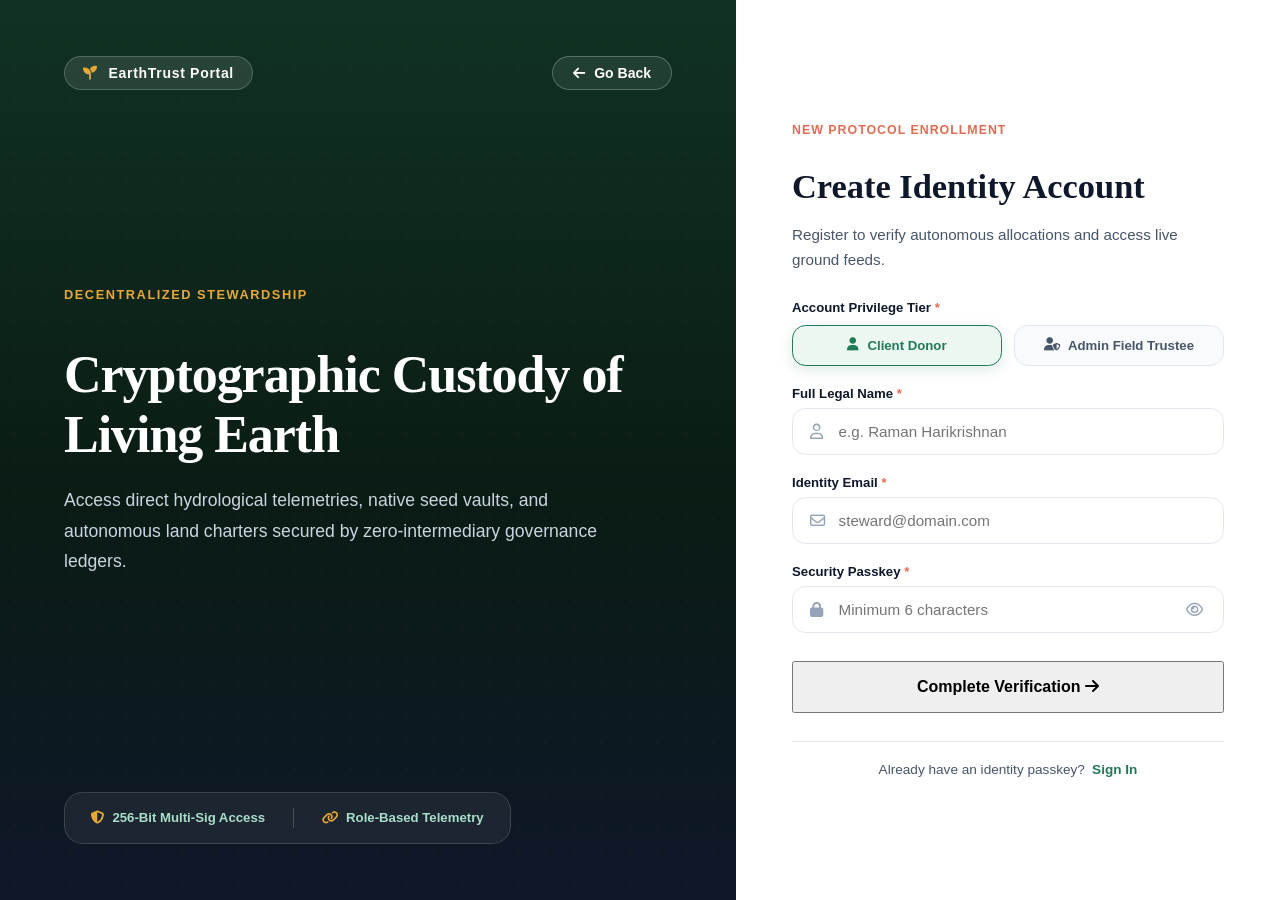
<file: auth.html>
<!DOCTYPE html>
<html lang="en">
<head>
  <meta charset="UTF-8" />
  <meta name="viewport" content="width=device-width, initial-scale=1.0" />
  <title>Charity Organization</title>
    <link rel="icon" href="./assets/logo.webp">

  <link rel="stylesheet" href="https://cdnjs.cloudflare.com/ajax/libs/font-awesome/6.5.1/css/all.min.css" />
  <link rel="stylesheet" href="style.css"/>
  <link rel="stylesheet" href="auth.css"/>


</head>
<body class="auth-page-body">

  <section class="auth-split-wrapper">
    
    <!-- Left Column: Cinematic Background Video Deck -->
    <div class="auth-video-col">
      <div class="auth-video-container">
        <video autoplay muted loop playsinline class="auth-bg-video">
          <source src="./assets/hero.mp4" type="video/mp4">
        </video>
        <div class="auth-video-overlay"></div>
        <div class="auth-video-mesh"></div>
      </div>

      <div class="auth-video-content">
        <!-- Top Row with Brand Badge & Go Back Button -->
        <div class="auth-top-nav">
          <a href="index.html" class="auth-brand-badge">
            <i class="fa-solid fa-seedling"></i>
            <span>EarthTrust Portal</span>
          </a>

          <!-- Go Back Button -->
          <a href="index.html" class="auth-back-btn">
            <i class="fa-solid fa-arrow-left"></i>
            <span>Go Back</span>
          </a>
        </div>

        <div class="auth-editorial-stack">
          <span class="auth-kicker-tag">Decentralized Stewardship</span>
          <h1 class="auth-editorial-title">Cryptographic Custody of Living Earth</h1>
          <p class="auth-editorial-desc">
            Access direct hydrological telemetries, native seed vaults, and autonomous land charters secured by zero-intermediary governance ledgers.
          </p>
        </div>

        <div class="auth-trust-strip">
          <div class="auth-trust-node">
            <i class="fa-solid fa-shield-halved"></i>
            <span>256-Bit Multi-Sig Access</span>
          </div>
          <div class="auth-trust-sep"></div>
          <div class="auth-trust-node">
            <i class="fa-solid fa-link"></i>
            <span>Role-Based Telemetry</span>
          </div>
        </div>
      </div>
    </div>

    <!-- Right Column: Interactive Multi-Pane Forms -->
    <div class="auth-form-col">
      <div class="auth-form-shell">

        <!-- Mobile Inline Back Button -->
        <div class="mobile-back-bar">
          <a href="index.html" class="mobile-back-link">
            <i class="fa-solid fa-arrow-left"></i>
            <span>Back to Home</span>
          </a>
        </div>

        <!-- ============================================================= -->
        <!-- PANE 1: SIGNUP (INITIAL VISIBLE STATE)                       -->
        <!-- ============================================================= -->
        <div class="auth-pane is-active" id="pane-signup">
          <div class="pane-header">
            <span class="pane-kicker">New Protocol Enrollment</span>
            <h2 class="pane-title">Create Identity Account</h2>
            <p class="pane-subtitle">Register to verify autonomous allocations and access live ground feeds.</p>
          </div>

          <form id="signupForm" class="auth-form" novalidate>
            
            <!-- User Types: Admin and Client (Custom Chips) -->
            <div class="form-group">
              <label class="form-label">Account Privilege Tier <span class="req">*</span></label>
              <div class="role-chip-group" id="signupRoleGroup">
                <button type="button" class="role-chip is-active" data-role="client">
                  <i class="fa-solid fa-user"></i>
                  <span>Client Donor</span>
                </button>
                <button type="button" class="role-chip" data-role="admin">
                  <i class="fa-solid fa-user-shield"></i>
                  <span>Admin Field Trustee</span>
                </button>
              </div>
              <input type="hidden" id="signupRole" value="client" />
            </div>

            <!-- Full Name (Alphabets only) -->
            <div class="form-group" id="signup-group-name">
              <label class="form-label" for="signupName">Full Legal Name <span class="req">*</span></label>
              <div class="auth-input-shell">
                <i class="fa-regular fa-user auth-field-icon"></i>
                <input type="text" id="signupName" class="auth-input" placeholder="e.g. Raman Harikrishnan" autocomplete="name" />
              </div>
              <span class="auth-error-msg" id="signup-error-name">Name must contain alphabets and spaces only.</span>
            </div>

            <!-- Email Address -->
            <div class="form-group" id="signup-group-email">
              <label class="form-label" for="signupEmail">Identity Email <span class="req">*</span></label>
              <div class="auth-input-shell">
                <i class="fa-regular fa-envelope auth-field-icon"></i>
                <input type="email" id="signupEmail" class="auth-input" placeholder="steward@domain.com" autocomplete="email" />
              </div>
              <span class="auth-error-msg" id="signup-error-email">Please enter a valid email format (name@domain.com).</span>
            </div>

            <!-- Password with Custom Eye Toggle (Min 6 chars) -->
            <div class="form-group" id="signup-group-password">
              <label class="form-label" for="signupPassword">Security Passkey <span class="req">*</span></label>
              <div class="auth-input-shell">
                <i class="fa-solid fa-lock auth-field-icon"></i>
                <input type="password" id="signupPassword" class="auth-input has-toggle" placeholder="Minimum 6 characters" autocomplete="new-password" />
                <button type="button" class="password-toggle-btn" aria-label="Toggle password visibility">
                  <i class="fa-regular fa-eye"></i>
                </button>
              </div>
              <span class="auth-error-msg" id="signup-error-password">Passkey must contain at least 6 characters.</span>
            </div>

            <!-- Submit -->
            <button type="submit" class="btn btn-primary auth-submit-btn" id="signupSubmitBtn">
              <span class="btn-text">Complete Verification</span>
              <span class="btn-icon-wrapper"><i class="fa-solid fa-arrow-right"></i></span>
            </button>
          </form>

          <div class="pane-footer">
            <span>Already have an identity passkey?</span>
            <button type="button" class="switch-pane-link" data-target="pane-login">Sign In</button>
          </div>
        </div>


        <!-- ============================================================= -->
        <!-- PANE 2: LOGIN / SIGNIN (WITH USER TYPE SELECTOR & EYE TOGGLE) -->
        <!-- ============================================================= -->
        <div class="auth-pane" id="pane-login">
          <div class="pane-header">
            <span class="pane-kicker">Secure Gateway</span>
            <h2 class="pane-title">Access Console</h2>
            <p class="pane-subtitle">Choose your portal access role and enter authorized credentials.</p>
          </div>

          <form id="loginForm" class="auth-form" novalidate>
            
            <!-- User Types on Signin Page (Admin & Client) -->
            <div class="form-group">
              <label class="form-label">Signing In As <span class="req">*</span></label>
              <div class="role-chip-group" id="loginRoleGroup">
                <button type="button" class="role-chip is-active" data-role="client">
                  <i class="fa-solid fa-user"></i>
                  <span>Client Donor</span>
                </button>
                <button type="button" class="role-chip" data-role="admin">
                  <i class="fa-solid fa-user-shield"></i>
                  <span>Admin Field Trustee</span>
                </button>
              </div>
              <input type="hidden" id="loginRole" value="client" />
            </div>

            <!-- Legal Name (Alphabets only) -->
            <div class="form-group" id="login-group-name">
              <label class="form-label" for="loginName">Registered Name <span class="req">*</span></label>
              <div class="auth-input-shell">
                <i class="fa-regular fa-user auth-field-icon"></i>
                <input type="text" id="loginName" class="auth-input" placeholder="e.g. Raman Harikrishnan" autocomplete="name" />
              </div>
              <span class="auth-error-msg" id="login-error-name">Name must contain alphabets and spaces only.</span>
            </div>

            <!-- Email Address -->
            <div class="form-group" id="login-group-email">
              <label class="form-label" for="loginEmail">Account Email <span class="req">*</span></label>
              <div class="auth-input-shell">
                <i class="fa-regular fa-envelope auth-field-icon"></i>
                <input type="email" id="loginEmail" class="auth-input" placeholder="steward@domain.com" autocomplete="email" />
              </div>
              <span class="auth-error-msg" id="login-error-email">Please enter a valid email format.</span>
            </div>

            <!-- Password with Eye Toggle -->
            <div class="form-group" id="login-group-password">
              <div class="label-split-row">
                <label class="form-label" for="loginPassword">Passkey <span class="req">*</span></label>
                <button type="button" class="switch-pane-link link-muted" data-target="pane-forgot">Forgot Passkey?</button>
              </div>
              <div class="auth-input-shell">
                <i class="fa-solid fa-lock auth-field-icon"></i>
                <input type="password" id="loginPassword" class="auth-input has-toggle" placeholder="Minimum 6 characters" autocomplete="current-password" />
                <button type="button" class="password-toggle-btn" aria-label="Toggle password visibility">
                  <i class="fa-regular fa-eye"></i>
                </button>
              </div>
              <span class="auth-error-msg" id="login-error-password">Passkey must contain at least 6 characters.</span>
            </div>

            <!-- Submit -->
            <button type="submit" class="btn btn-primary auth-submit-btn" id="loginSubmitBtn">
              <span class="btn-text">Authenticate & Enter</span>
              <span class="btn-icon-wrapper"><i class="fa-solid fa-arrow-right"></i></span>
            </button>
          </form>

          <div class="pane-footer">
            <span>Need a certified identity pass?</span>
            <button type="button" class="switch-pane-link" data-target="pane-signup">Enroll Here</button>
          </div>
        </div>


        <!-- ============================================================= -->
        <!-- PANE 3: FORGOT PASSWORD (VALIDATE & REDIRECT TO error.html)   -->
        <!-- ============================================================= -->
        <div class="auth-pane" id="pane-forgot">
          <div class="pane-header">
            <span class="pane-kicker">Cryptographic Recovery</span>
            <h2 class="pane-title">Reset Passkey</h2>
            <p class="pane-subtitle">Enter your registered email. Once validated, system transfers to recovery docket.</p>
          </div>

          <form id="forgotForm" class="auth-form" novalidate>
            <!-- Email Address -->
            <div class="form-group" id="forgot-group-email">
              <label class="form-label" for="forgotEmail">Registered Identity Email <span class="req">*</span></label>
              <div class="auth-input-shell">
                <i class="fa-regular fa-envelope auth-field-icon"></i>
                <input type="email" id="forgotEmail" class="auth-input" placeholder="steward@domain.com" autocomplete="email" />
              </div>
              <span class="auth-error-msg" id="forgot-error-email">Please enter a valid email format.</span>
            </div>

            <!-- Submit -->
            <button type="submit" class="btn btn-secondary auth-submit-btn" id="forgotSubmitBtn">
              <span class="btn-text">Transmit Reset Docket</span>
              <span class="btn-icon-wrapper"><i class="fa-solid fa-arrow-right"></i></span>
            </button>
          </form>

          <div class="pane-footer">
            <span>Remembered your credentials?</span>
            <button type="button" class="switch-pane-link" data-target="pane-login">Back to Sign In</button>
          </div>
        </div>

      </div>
    </div>

  </section>

  <script src="script.js"></script>
<script>
// ==========================================================================
// Authentication Controller: Signup -> Login -> Dashboard Workflow
// ==========================================================================
(() => {
  // 1. Pane Switching Logic
  const switchLinks = document.querySelectorAll(".switch-pane-link");
  const panes = document.querySelectorAll(".auth-pane");

  function switchPane(targetPaneId) {
    panes.forEach((pane) => pane.classList.remove("is-active"));
    const target = document.getElementById(targetPaneId);
    if (target) {
      target.classList.add("is-active");
    }
  }

  switchLinks.forEach((link) => {
    link.addEventListener("click", () => {
      const targetId = link.getAttribute("data-target");
      if (targetId) switchPane(targetId);
    });
  });

  // 2. Custom Role Selector Handler (Admin vs Client Chips)
  function setupRoleChips(containerId, inputId) {
    const container = document.getElementById(containerId);
    const hiddenInput = document.getElementById(inputId);
    if (!container || !hiddenInput) return;

    const chips = container.querySelectorAll(".role-chip");
    chips.forEach((chip) => {
      chip.addEventListener("click", () => {
        chips.forEach((c) => c.classList.remove("is-active"));
        chip.classList.add("is-active");
        hiddenInput.value = chip.getAttribute("data-role");
      });
    });
  }

  setupRoleChips("signupRoleGroup", "signupRole");
  setupRoleChips("loginRoleGroup", "loginRole");

  // 3. Password Eye Visibility Toggle (Show / Hide)
  const toggleButtons = document.querySelectorAll(".password-toggle-btn");

  toggleButtons.forEach((btn) => {
    btn.addEventListener("click", () => {
      const input = btn.parentElement.querySelector(".auth-input");
      const icon = btn.querySelector("i");
      if (input.type === "password") {
        input.type = "text";
        icon.classList.remove("fa-eye");
        icon.classList.add("fa-eye-slash");
      } else {
        input.type = "password";
        icon.classList.remove("fa-eye-slash");
        icon.classList.add("fa-eye");
      }
    });
  });

  // 4. Strict Regex Checkers & Input Validation Helpers
  const nameRegex = /^[A-Za-z\s]{2,50}$/; // Alphabets and spaces only
  const emailRegex = /^[a-zA-Z0-9._%+-]+@[a-zA-Z0-9.-]+\.[a-zA-Z]{2,}$/; // Strict format

  function validateField(inputEl, groupId, testFn) {
    const group = document.getElementById(groupId);
    if (!group || !inputEl) return false;
    const isValid = testFn(inputEl.value.trim());

    if (!isValid) {
      group.classList.add("has-error");
      return false;
    } else {
      group.classList.remove("has-error");
      return true;
    }
  }

  // Clear error styles dynamically while typing
  document.querySelectorAll(".auth-input").forEach((input) => {
    input.addEventListener("input", () => {
      const group = input.closest(".form-group");
      if (group && group.classList.contains("has-error")) {
        group.classList.remove("has-error");
      }
    });
  });

  // Helper function to perform role-based dashboard redirection
  function redirectToDashboard(role) {
    if (role === "admin") {
      window.location.href = "admin.html"; 
    } else {
      window.location.href = "client.html";  
    }
  }

  // ==========================================================================
  // 1. SIGNUP: VALIDATE -> AUTO-CLEAR -> SWITCH TO LOGIN PANE
  // ==========================================================================
  const signupForm = document.getElementById("signupForm");
  if (signupForm) {
    signupForm.addEventListener("submit", (e) => {
      e.preventDefault();

      const nameEl = document.getElementById("signupName");
      const emailEl = document.getElementById("signupEmail");
      const passEl = document.getElementById("signupPassword");
      const signupRoleInput = document.getElementById("signupRole");

      const isNameValid = validateField(nameEl, "signup-group-name", (val) => nameRegex.test(val));
      const isEmailValid = validateField(emailEl, "signup-group-email", (val) => emailRegex.test(val));
      const isPassValid = validateField(passEl, "signup-group-password", (val) => val.length >= 6);

      if (isNameValid && isEmailValid && isPassValid) {
        const chosenRole = signupRoleInput ? signupRoleInput.value : "client";
        const emailVal = emailEl.value.trim();
        const nameVal = nameEl.value.trim();

        // Save registered user credentials
        localStorage.setItem("userEmail", emailVal);
        localStorage.setItem("userRole", chosenRole);
        localStorage.setItem("userName", nameVal);

        const submitBtn = document.getElementById("signupSubmitBtn");
        submitBtn.innerHTML = `<i class="fa-solid fa-circle-notch fa-spin"></i> <span>Creating Account...</span>`;
        submitBtn.disabled = true;

        setTimeout(() => {
          // Auto-delete signup form inputs
          signupForm.reset();
          submitBtn.innerHTML = `<span class="btn-text">Complete Verification</span> <span class="btn-icon-wrapper"><i class="fa-solid fa-arrow-right"></i></span>`;
          submitBtn.disabled = false;

          // Transition to Login pane
          switchPane("pane-login");

          // Sync the user type chip on login page to match the signed-up role
          const loginChips = document.querySelectorAll("#loginRoleGroup .role-chip");
          loginChips.forEach((chip) => {
            const role = chip.getAttribute("data-role");
            chip.classList.toggle("is-active", role === chosenRole);
          });
          const loginRoleInput = document.getElementById("loginRole");
          if (loginRoleInput) loginRoleInput.value = chosenRole;

          // Pre-populate registered email on the login pane
          const loginEmailEl = document.getElementById("loginEmail");
          if (loginEmailEl) loginEmailEl.value = emailVal;
        }, 600);
      }
    });
  }

  // ==========================================================================
  // 2. LOGIN: VALIDATE -> AUTO-CLEAR -> REDIRECT TO ROLE DASHBOARD
  // ==========================================================================
  const loginForm = document.getElementById("loginForm");
  if (loginForm) {
    loginForm.addEventListener("submit", (e) => {
      e.preventDefault();

      const nameEl = document.getElementById("loginName");
      const emailEl = document.getElementById("loginEmail");
      const passEl = document.getElementById("loginPassword");
      const loginRoleInput = document.getElementById("loginRole");

      const isNameValid = validateField(nameEl, "login-group-name", (val) => nameRegex.test(val));
      const isEmailValid = validateField(emailEl, "login-group-email", (val) => emailRegex.test(val));
      const isPassValid = validateField(passEl, "login-group-password", (val) => val.length >= 6);

      if (isNameValid && isEmailValid && isPassValid) {
        const selectedRole = loginRoleInput ? loginRoleInput.value : "client";
        const loginEmail = emailEl.value.trim();
        const loginName = nameEl.value.trim();

        // Update localStorage with the exact email used during this login
        localStorage.setItem("userEmail", loginEmail);
        localStorage.setItem("userRole", selectedRole);
        localStorage.setItem("userName", loginName);

        const submitBtn = document.getElementById("loginSubmitBtn");
        submitBtn.innerHTML = `<i class="fa-solid fa-circle-notch fa-spin"></i> <span>Authenticating...</span>`;
        submitBtn.disabled = true;

        // Auto-delete login form inputs
        loginForm.reset();

        setTimeout(() => {
          redirectToDashboard(selectedRole);
        }, 600);
      }
    });
  }

  // ==========================================================================
  // 3. FORGOT PASSWORD: VALIDATE -> AUTO-CLEAR -> REDIRECT TO error.html
  // ==========================================================================
  const forgotForm = document.getElementById("forgotForm");
  if (forgotForm) {
    forgotForm.addEventListener("submit", (e) => {
      e.preventDefault();

      const emailEl = document.getElementById("forgotEmail");
      const isEmailValid = validateField(emailEl, "forgot-group-email", (val) => emailRegex.test(val));

      if (isEmailValid) {
        const submitBtn = document.getElementById("forgotSubmitBtn");
        submitBtn.innerHTML = `<i class="fa-solid fa-circle-notch fa-spin"></i> <span>Routing Recovery...</span>`;
        submitBtn.disabled = true;

        // Auto-delete input
        forgotForm.reset();

        setTimeout(() => {
          window.location.href = "error.html";
        }, 600);
      }
    });
  }
})();
</script>

</body>
</html>
</file>
<file: style.css>
/* Header Styles */
body.menu-open {
    overflow: hidden !important;
    touch-action: none;
}

.site-header {
    position: fixed;
    top: 0;
    left: 0;
    width: 100%;
    height: var(--header-height);
    background-color: rgba(250, 250, 248, 0.95);
    backdrop-filter: blur(12px);
    -webkit-backdrop-filter: blur(12px);
    border-bottom: 1px solid var(--border);
    z-index: 1000;
    transition: background-color 0.3s ease, box-shadow 0.3s ease;
}

.site-header.scrolled {
    background-color: rgba(255, 255, 255, 0.98);
    box-shadow: 0 4px 20px rgba(0, 0, 0, 0.05);
}

.header-container {
    max-width: 1280px;
    height: 100%;
    margin: 0 auto;
    padding: 0 1.5rem;
    display: flex;
    align-items: center;
    justify-content: space-between;
}

.brand-logo {
    display: inline-flex;
    align-items: center;
    gap: 0.75rem;
    color: var(--primary);
    font-family: var(--font-heading);
    font-size: 1.5rem;
    font-weight: 700;
    z-index: 1001;
}

.brand-icon {
    font-size: 1.65rem;
    color: var(--secondary);
}

.nav-list {
    display: flex;
    align-items: center;
    gap: 2rem;
}

.nav-link {
    position: relative;
    font-size: 0.95rem;
    font-weight: 600;
    color: var(--text-secondary);
    padding: 0.5rem 0;
    transition: color 0.25s ease;
}

.nav-link::after {
    content: "";
    position: absolute;
    bottom: 0;
    left: 0;
    width: 0;
    height: 2px;
    background-color: var(--primary);
    border-radius: 2px;
    transition: width 0.3s cubic-bezier(0.16, 1, 0.3, 1);
}

.nav-link:hover {
    color: var(--primary);
}

.nav-link:hover::after,
.nav-link.active::after {
    width: 100%;
}

.nav-link.active {
    color: var(--primary);
}

.header-actions {
    display: flex;
    align-items: center;
    gap: 1rem;
}

.nav-mobile-cta {
    display: none;
}

.menu-toggle {
    display: none;
    width: 44px;
    height: 44px;
    position: relative;
    align-items: center;
    justify-content: center;
    z-index: 1001;
}

.menu-toggle .bar {
    position: absolute;
    width: 22px;
    height: 2px;
    background-color: var(--text-primary);
    border-radius: 2px;
    transition: transform 0.3s ease, opacity 0.2s ease, background-color 0.3s ease;
}

.menu-toggle .bar-top {
    transform: translateY(-6px);
}

.menu-toggle .bar-mid {
    transform: translateY(0);
}

.menu-toggle .bar-bot {
    transform: translateY(6px);
}

.menu-toggle.is-active .bar-top {
    transform: translateY(0) rotate(45deg);
    background-color: var(--primary);
}

.menu-toggle.is-active .bar-mid {
    opacity: 0;
}

.menu-toggle.is-active .bar-bot {
    transform: translateY(0) rotate(-45deg);
    background-color: var(--primary);
}

/* Footer Styles */
.site-footer {
    background-color: var(--bg-surface);
    border-top: 1px solid var(--border);
    padding: 5rem 0 2rem;
    margin-top: auto;
}

.footer-container {
    max-width: 1280px;
    margin: 0 auto;
    padding: 0 1.5rem;
}

.footer-grid {
    display: grid;
    grid-template-columns: 2fr 1fr 1fr 1.5fr;
    gap: 3rem;
    margin-bottom: 4rem;
}

.footer-brand-col {
    display: flex;
    flex-direction: column;
    gap: 1.25rem;
}

.footer-desc {
    color: var(--text-secondary);
    font-size: 0.95rem;
    line-height: 1.7;
    max-width: 360px;
}

.footer-socials {
    display: flex;
    align-items: center;
    gap: 0.75rem;
}

.social-link {
    width: 38px;
    height: 38px;
    border-radius: 50%;
    background-color: var(--bg-subtle);
    color: var(--text-primary);
    display: inline-flex;
    align-items: center;
    justify-content: center;
    font-size: 0.95rem;
    transition: background-color 0.25s ease, color 0.25s ease, transform 0.25s ease;
}

.social-link:hover {
    background-color: var(--primary);
    color: var(--bg-surface);
    transform: translateY(-2px);
}

.footer-heading {
    font-family: var(--font-heading);
    font-size: 1.15rem;
    font-weight: 600;
    color: var(--text-primary);
    margin-bottom: 1.5rem;
}

.footer-links {
    display: flex;
    flex-direction: column;
    gap: 0.85rem;
}

.footer-link {
    color: var(--text-secondary);
    font-size: 0.925rem;
    font-weight: 500;
    transition: color 0.2s ease, transform 0.2s ease;
    display: inline-block;
}

.footer-link:hover {
    color: var(--primary);
    transform: translateX(3px);
}

.footer-link.active {
    color: var(--primary);
    font-weight: 700;
}

.footer-contact-text {
    color: var(--text-secondary);
    font-size: 0.925rem;
    margin-bottom: 1rem;
}

.footer-newsletter-form {
    display: flex;
    gap: 0.5rem;
    margin-bottom: 1.5rem;
}

.footer-input {
    flex: 1;
    padding: 0.65rem 1rem;
    border: 1px solid var(--border);
    border-radius: 9999px;
    background-color: var(--bg-main);
    font-size: 0.875rem;
    color: var(--text-primary);
    outline: none;
    transition: border-color 0.25s ease;
}

.footer-input:focus {
    border-color: var(--primary);
}

.footer-submit-btn {
    padding: 0.65rem 1.25rem;
    font-size: 0.875rem;
}

.footer-meta-contact {
    display: flex;
    flex-direction: column;
    gap: 0.5rem;
    color: var(--text-secondary);
    font-size: 0.875rem;
}

.footer-meta-contact span {
    display: flex;
    align-items: center;
    gap: 0.5rem;
}

.footer-meta-contact i {
    color: var(--primary);
}

.footer-bottom {
    display: flex;
    align-items: center;
    justify-content: space-between;
    padding-top: 2rem;
    border-top: 1px solid var(--border);
    font-size: 0.875rem;
    color: var(--text-secondary);
}

.footer-legal {
    display: flex;
    gap: 1.5rem;
}

.legal-link {
    color: var(--text-secondary);
    transition: color 0.2s ease;
}

.legal-link:hover {
    color: var(--primary);
}

/* Responsive Styles */
@media (max-width: 991px) {
    .header-donate-btn {
        display: none;
    }

    .menu-toggle {
        display: flex;
    }

    .nav-menu {
        position: fixed;
        top: 0;
        right: -100%;
        width: 100%;
        max-width: 400px;
        height: 100vh;
        height: 100dvh;
        background-color: var(--bg-surface);
        box-shadow: -10px 0 30px rgba(0, 0, 0, 0.08);
        display: flex;
        flex-direction: column;
        justify-content: space-between;
        padding: calc(var(--header-height) + 2rem) 2rem 2.5rem;
        transition: right 0.4s cubic-bezier(0.16, 1, 0.3, 1);
        z-index: 1000;
        overflow-y: auto;
    }

    .nav-menu.is-active {
        right: 0;
    }

    .nav-list {
        flex-direction: column;
        align-items: flex-start;
        gap: 1.5rem;
    }

    .nav-link {
        font-size: 1.25rem;
        font-family: var(--font-heading);
        font-weight: 600;
    }

    .nav-mobile-cta {
        display: block;
        width: 100%;
        padding-top: 2rem;
        border-top: 1px solid var(--border);
    }

    .nav-mobile-cta .btn {
        width: 100%;
    }

    .footer-grid {
        grid-template-columns: 1fr 1fr;
        gap: 2.5rem;
    }

    .footer-brand-col {
        grid-column: 1 / -1;
    }
}

@media (max-width: 640px) {
    .nav-menu {
        max-width: 100%;
    }

    .footer-grid {
        grid-template-columns: 1fr;
        gap: 2rem;
    }

    .footer-bottom {
        flex-direction: column;
        align-items: flex-start;
        gap: 1.25rem;
    }

    .footer-legal {
        flex-direction: column;
        gap: 0.5rem;
    }
}

.footer-newsletter-form {
  display: flex;
  flex-direction: column;
  gap: 0.4rem;
  margin-bottom: 1.5rem;
}

.newsletter-input-group {
  display: flex;
  gap: 0.5rem;
}

.footer-input {
  flex: 1;
  padding: 0.65rem 1rem;
  border: 1px solid var(--border);
  border-radius: 9999px;
  background-color: var(--bg-main);
  font-size: 0.875rem;
  color: var(--text-primary);
  outline: none;
  transition: border-color 0.25s ease, box-shadow 0.25s ease;
}

.footer-input:focus {
  border-color: var(--primary);
}

.footer-input.input-error {
  border-color: var(--secondary);
  background-color: #FFF5F3;
  animation: shakeInput 0.35s ease-in-out;
}

.footer-submit-btn {
  padding: 0.65rem 1.25rem;
  font-size: 0.875rem;
  white-space: nowrap;
}

.newsletter-error-msg {
  font-size: 0.775rem;
  color: var(--secondary);
  font-weight: 500;
  min-height: 1rem;
  padding-left: 0.75rem;
  display: none;
}

.newsletter-error-msg.visible {
  display: block;
}

@keyframes shakeInput {
  0%, 100% { transform: translateX(0); }
  20%, 60% { transform: translateX(-6px); }
  40%, 80% { transform: translateX(6px); }
}









:root {
  --font-heading: 'Fraunces', serif;
  --font-body: 'Plus Jakarta Sans', sans-serif;
}

.hero-section {
  position: relative;
  min-height: 100vh;
  width: 100%;
  display: flex;
  align-items: center;
  justify-content: center;
  padding-top: var(--header-height);
  padding-bottom: 3.5rem;
  overflow: hidden;
  background-color: var(--text-primary);
}

.hero-video-wrapper {
  position: absolute;
  top: 0;
  left: 0;
  width: 100%;
  height: 100%;
  z-index: 0;
  overflow: hidden;
}

.hero-bg-video {
  width: 100%;
  height: 100%;
  object-fit: cover;
  object-position: center;
  filter: saturate(0.85) contrast(1.1);
  transform: scale(1.04);
}

.hero-overlay {
  position: absolute;
  inset: 0;
  background: linear-gradient(
    180deg,
    rgba(30, 41, 59, 0.72) 0%,
    rgba(15, 23, 42, 0.88) 60%,
    rgba(15, 23, 42, 0.96) 100%
  );
  z-index: 1;
}

.hero-grain {
  position: absolute;
  inset: 0;
  background-image: radial-gradient(rgba(255, 255, 255, 0.04) 1px, transparent 0);
  background-size: 24px 24px;
  opacity: 0.8;
  z-index: 1;
  pointer-events: none;
}

.hero-container {
  position: relative;
  z-index: 2;
  width: 100%;
  max-width: 1280px;
  margin: 0 auto;
  padding: 2.5rem 1.5rem;
  display: flex;
  flex-direction: column;
  align-items: center;
}

.hero-content {
  max-width: 860px;
  text-align: center;
  display: flex;
  flex-direction: column;
  align-items: center;
}

.hero-badge {
  display: inline-flex;
  align-items: center;
  gap: 0.65rem;
  padding: 0.5rem 1.25rem;
  border-radius: 9999px;
  background: rgba(255, 255, 255, 0.08);
  backdrop-filter: blur(12px);
  -webkit-backdrop-filter: blur(12px);
  border: 1px solid rgba(255, 255, 255, 0.16);
  margin-bottom: 2rem;
}

.hero-badge .badge-dot {
  width: 8px;
  height: 8px;
  border-radius: 50%;
  background-color: var(--accent);
  box-shadow: 0 0 10px var(--accent);
}

.hero-badge .badge-text {
  font-size: 0.825rem;
  font-weight: 700;
  text-transform: uppercase;
  letter-spacing: 0.12em;
  color: var(--bg-surface);
}

.hero-title {
  font-family: var(--font-heading);
  font-size: 4rem;
  font-weight: 600;
  line-height: 1.15;
  color: var(--bg-surface);
  letter-spacing: -0.03em;
  margin-bottom: 1.5rem;
}

.title-highlight {
  font-style: italic;
  font-weight: 400;
  color: #F8D38D;
  text-shadow: 0 0 35px rgba(232, 168, 56, 0.35);
}

.hero-description {
  font-size: 1.2rem;
  line-height: 1.8;
  color: #E2E8F0;
  max-width: 680px;
  margin-bottom: 2.75rem;
  font-weight: 400;
}

.hero-cta-group {
  display: flex;
  align-items: center;
  justify-content: center;
  gap: 1.5rem;
  margin-bottom: 3.5rem;
  width: 100%;
}

.hero-btn-donate {
  padding: 1rem 2.2rem;
  font-size: 1.05rem;
  box-shadow: 0 8px 30px rgba(224, 109, 83, 0.45);
}

.hero-btn-explore {
  padding: 1rem 2.2rem;
  font-size: 1.05rem;
  background-color: rgba(255, 255, 255, 0.12);
  color: var(--bg-surface);
  border: 1px solid rgba(255, 255, 255, 0.25);
  backdrop-filter: blur(8px);
  -webkit-backdrop-filter: blur(8px);
  box-shadow: 0 8px 24px rgba(0, 0, 0, 0.25);
}

.hero-btn-explore:hover {
  background-color: var(--primary);
  border-color: var(--primary);
  color: var(--bg-surface);
  box-shadow: 0 8px 30px rgba(31, 122, 86, 0.45);
}

.hero-metrics-bar {
  display: inline-flex;
  align-items: center;
  justify-content: center;
  gap: 2.5rem;
  padding: 1.25rem 2.5rem;
  background: rgba(255, 255, 255, 0.05);
  border: 1px solid rgba(255, 255, 255, 0.12);
  border-radius: 20px;
  backdrop-filter: blur(16px);
  -webkit-backdrop-filter: blur(16px);
}

.metric-card {
  display: flex;
  flex-direction: column;
  align-items: center;
  gap: 0.25rem;
}

.metric-number {
  font-family: var(--font-heading);
  font-size: 1.85rem;
  font-weight: 700;
  color: var(--bg-surface);
  letter-spacing: -0.02em;
}

.metric-label {
  font-size: 0.775rem;
  font-weight: 600;
  text-transform: uppercase;
  letter-spacing: 0.08em;
  color: #94A3B8;
}

.metric-divider {
  width: 1px;
  height: 38px;
  background-color: rgba(255, 255, 255, 0.15);
}

.hero-scroll-indicator {
  position: absolute;
  bottom: 1.5rem;
  left: 50%;
  transform: translateX(-50%);
  z-index: 2;
  display: flex;
  flex-direction: column;
  align-items: center;
  gap: 0.5rem;
  opacity: 0.75;
}

.scroll-label {
  font-size: 0.7rem;
  text-transform: uppercase;
  letter-spacing: 0.15em;
  color: #94A3B8;
  font-weight: 600;
}

.scroll-track {
  width: 22px;
  height: 36px;
  border: 2px solid rgba(255, 255, 255, 0.3);
  border-radius: 9999px;
  position: relative;
}

.scroll-pip {
  position: absolute;
  top: 6px;
  left: 50%;
  transform: translateX(-50%);
  width: 4px;
  height: 8px;
  border-radius: 9999px;
  background-color: var(--accent);
  animation: scrollDrift 2s cubic-bezier(0.65, 0, 0.35, 1) infinite;
}

@keyframes scrollDrift {
  0% { transform: translate(-50%, 0); opacity: 0; }
  40% { opacity: 1; }
  80% { transform: translate(-50%, 14px); opacity: 0; }
  100% { opacity: 0; }
}

@media (max-width: 768px) {
  .hero-section {
    padding-top: calc(var(--header-height) + 1.5rem);
    padding-bottom: 2.5rem;
    min-height: auto;
  }

  .hero-container {
    padding: 1.5rem 1rem;
  }

  .hero-title {
    font-size: 2.35rem;
    line-height: 1.22;
    margin-bottom: 1.15rem;
  }

  .hero-description {
    font-size: 1rem;
    line-height: 1.65;
    margin-bottom: 2rem;
  }

  .hero-cta-group {
    flex-direction: column;
    width: 100%;
    gap: 0.9rem;
    margin-bottom: 2.5rem;
  }

  .hero-btn-donate,
  .hero-btn-explore {
    width: 100%;
    padding: 0.9rem 1.5rem;
    font-size: 1rem;
  }

  .hero-metrics-bar {
    width: 100%;
    flex-direction: column;
    gap: 1.25rem;
    padding: 1.5rem 1rem;
  }

  .metric-divider {
    width: 60%;
    height: 1px;
  }

  .metric-number {
    font-size: 1.65rem;
  }

  .hero-scroll-indicator {
    display: none;
  }
}








.story-showcase-section {
  width: 100%;
  padding: 6rem 1.5rem;
  background-color: var(--bg-main);
  position: relative;
  overflow: hidden;
}

.story-container {
  max-width: 1280px;
  margin: 0 auto;
  display: grid;
  grid-template-columns: 1.15fr 1fr;
  gap: 4.5rem;
  align-items: center;
}

/* ==========================================================================
   LEFT SIDE IMAGE COMPONENT & HOVER SUITE
   ========================================================================== */

.story-media-column {
  position: relative;
  perspective: 1200px;
}

.media-card-frame {
  position: relative;
  border-radius: 28px;
  padding: 1rem;
  background: rgba(255, 255, 255, 0.7);
  border: 1px solid var(--border);
  box-shadow: 
    0 20px 45px -15px rgba(30, 41, 59, 0.08),
    0 0 0 1px rgba(255, 255, 255, 0.8) inset;
  transform-style: preserve-3d;
  transition: 
    transform 0.65s cubic-bezier(0.16, 1, 0.3, 1),
    box-shadow 0.65s cubic-bezier(0.16, 1, 0.3, 1),
    border-color 0.4s ease;
  cursor: pointer;
}

/* Ambient dynamic back-glow on card */
.media-glass-aura {
  position: absolute;
  inset: -15px;
  border-radius: 40px;
  background: radial-gradient(
    circle at 30% 30%,
    rgba(31, 122, 86, 0.18) 0%,
    rgba(224, 109, 83, 0.14) 50%,
    transparent 75%
  );
  filter: blur(20px);
  z-index: -1;
  opacity: 0.4;
  transition: opacity 0.6s ease, transform 0.6s ease;
}

/* Shimmer gleam sweep across card */
.media-shimmer-sweep {
  position: absolute;
  top: 0;
  left: -150%;
  width: 80%;
  height: 100%;
  background: linear-gradient(
    90deg,
    transparent 0%,
    rgba(255, 255, 255, 0.45) 50%,
    transparent 100%
  );
  transform: skewX(-25deg);
  z-index: 5;
  pointer-events: none;
  opacity: 0;
}

.media-figure {
  position: relative;
  border-radius: 20px;
  overflow: hidden;
  aspect-ratio: 4 / 3.4;
  margin: 0;
  background-color: var(--bg-subtle);
}

.media-photo {
  width: 100%;
  height: 100%;
  object-fit: cover;
  object-position: center 25%;
  filter: saturate(0.95) contrast(1.02);
  transform: scale(1.001);
  transition: 
    transform 0.85s cubic-bezier(0.16, 1, 0.3, 1),
    filter 0.6s ease;
  will-change: transform, filter;
}

/* Subtle duotone gradient layer over photo */
.media-photo-duotone {
  position: absolute;
  inset: 0;
  background: linear-gradient(
    190deg,
    rgba(31, 122, 86, 0.12) 0%,
    transparent 45%,
    rgba(30, 41, 59, 0.35) 100%
  );
  pointer-events: none;
  transition: opacity 0.5s ease;
}

/* Inner Floating Caption */
.media-caption-badge {
  position: absolute;
  top: 1.25rem;
  left: 1.25rem;
  display: inline-flex;
  align-items: center;
  gap: 0.5rem;
  padding: 0.45rem 0.95rem;
  border-radius: 9999px;
  background: rgba(30, 41, 59, 0.65);
  backdrop-filter: blur(10px);
  -webkit-backdrop-filter: blur(10px);
  color: var(--bg-surface);
  font-size: 0.775rem;
  font-weight: 600;
  letter-spacing: 0.04em;
  text-transform: uppercase;
  z-index: 4;
  border: 1px solid rgba(255, 255, 255, 0.15);
  transition: transform 0.4s ease, background-color 0.4s ease;
}

.media-caption-badge i {
  color: var(--accent);
}

/* ==========================================================================
   FLOATING OVERLAY BADGES (3D Parallax Tilt)
   ========================================================================== */

.floating-badge {
  position: absolute;
  display: flex;
  align-items: center;
  gap: 0.85rem;
  padding: 0.75rem 1.15rem;
  border-radius: 18px;
  background: rgba(255, 255, 255, 0.94);
  backdrop-filter: blur(16px);
  -webkit-backdrop-filter: blur(16px);
  border: 1px solid var(--border);
  box-shadow: 0 16px 32px -8px rgba(30, 41, 59, 0.14);
  z-index: 6;
  transition: 
    transform 0.55s cubic-bezier(0.16, 1, 0.3, 1),
    box-shadow 0.55s cubic-bezier(0.16, 1, 0.3, 1),
    border-color 0.3s ease;
}

.badge-top-right {
  top: -1.75rem;
  right: -1.5rem;
}

.badge-bottom-left {
  bottom: -1.75rem;
  left: -1.5rem;
}

.badge-icon-core {
  width: 42px;
  height: 42px;
  border-radius: 50%;
  background-color: var(--primary-light);
  color: var(--primary);
  display: flex;
  align-items: center;
  justify-content: center;
  font-size: 1.1rem;
  flex-shrink: 0;
  transition: transform 0.4s ease, background-color 0.4s ease, color 0.4s ease;
}

.accent-core {
  background-color: #FEF3E2;
  color: var(--secondary);
}

.badge-copy {
  display: flex;
  flex-direction: column;
}

.badge-copy strong {
  font-size: 0.875rem;
  color: var(--text-primary);
  line-height: 1.25;
}

.badge-copy span {
  font-size: 0.725rem;
  color: var(--text-secondary);
  font-weight: 500;
}

/* ==========================================================================
   COMPOUND HOVER STATES
   ========================================================================== */

/* 1. Lift and tilt the entire card */
.media-card-frame:hover {
  transform: translateY(-8px) rotateY(-3deg) rotateX(2deg);
  border-color: rgba(31, 122, 86, 0.3);
  box-shadow: 
    0 30px 65px -15px rgba(31, 122, 86, 0.16),
    0 15px 30px -10px rgba(0, 0, 0, 0.06);
}

/* 2. Expand and energize the glow */
.media-card-frame:hover .media-glass-aura {
  opacity: 0.85;
  transform: scale(1.06);
}

/* 3. Deep zoom + clarity filter on the photograph */
.media-card-frame:hover .media-photo {
  transform: scale(1.08) translateZ(0);
  filter: saturate(1.1) contrast(1.06);
}

/* 4. Soften the duotone for vivid colors */
.media-card-frame:hover .media-photo-duotone {
  opacity: 0.25;
}

/* 5. Trigger light sweep */
.media-card-frame:hover .media-shimmer-sweep {
  animation: shimmerPass 1.1s cubic-bezier(0.16, 1, 0.3, 1) forwards;
}

/* 6. Multi-plane separation of floating badges */
.media-card-frame:hover .badge-top-right {
  transform: translate3d(8px, -8px, 40px);
  box-shadow: 0 22px 40px -10px rgba(224, 109, 83, 0.22);
  border-color: rgba(224, 109, 83, 0.3);
}

.media-card-frame:hover .badge-bottom-left {
  transform: translate3d(-8px, 8px, 40px);
  box-shadow: 0 22px 40px -10px rgba(31, 122, 86, 0.22);
  border-color: rgba(31, 122, 86, 0.3);
}

/* 7. Icon responses inside badges */
.media-card-frame:hover .badge-top-right .badge-icon-core {
  background-color: var(--secondary);
  color: var(--bg-surface);
  transform: scale(1.12) rotate(6deg);
}

.media-card-frame:hover .badge-bottom-left .badge-icon-core {
  background-color: var(--primary);
  color: var(--bg-surface);
  transform: scale(1.12) rotate(-6deg);
}

.media-card-frame:hover .media-caption-badge {
  background-color: var(--primary);
  transform: translateY(-2px);
}

/* ==========================================================================
   ANIMATIONS & RIGHT COLUMN STYLING
   ========================================================================== */

@keyframes shimmerPass {
  0% {
    left: -150%;
    opacity: 0;
  }
  30% {
    opacity: 1;
  }
  100% {
    left: 150%;
    opacity: 0;
  }
}

.story-copy-column {
  display: flex;
  flex-direction: column;
}

.story-label {
  display: inline-flex;
  align-items: center;
  gap: 0.5rem;
  font-size: 0.8rem;
  font-weight: 700;
  text-transform: uppercase;
  letter-spacing: 0.1em;
  color: var(--primary);
  margin-bottom: 1.25rem;
}

.label-pip {
  width: 7px;
  height: 7px;
  border-radius: 50%;
  background-color: var(--primary);
}

.story-title {
  font-family: var(--font-heading);
  font-size: 2.75rem;
  line-height: 1.2;
  font-weight: 700;
  color: var(--text-primary);
  margin-bottom: 1.5rem;
  letter-spacing: -0.02em;
}

.story-text {
  font-size: 1.05rem;
  line-height: 1.8;
  color: var(--text-secondary);
  margin-bottom: 2rem;
}

.story-points {
  display: flex;
  flex-direction: column;
  gap: 0.85rem;
  margin-bottom: 2.5rem;
}

.point-item {
  display: flex;
  align-items: center;
  gap: 0.75rem;
  font-size: 0.95rem;
  font-weight: 600;
  color: var(--text-primary);
}

.point-item i {
  color: var(--primary);
  font-size: 1.1rem;
}

/* ==========================================================================
   768PX BREAKPOINT
   ========================================================================== */

@media (max-width: 768px) {
  .story-showcase-section {
    padding: 3.5rem 1rem;
  }

  .story-container {
    grid-template-columns: 1fr;
    gap: 3.5rem;
  }

  .story-media-column {
    max-width: 520px;
    margin: 0 auto;
    width: 100%;
  }

  .badge-top-right {
    top: -1rem;
    right: 0.5rem;
  }

  .badge-bottom-left {
    bottom: -1rem;
    left: 0.5rem;
  }

  .story-title {
    font-size: 2rem;
  }

  .story-text {
    font-size: 0.975rem;
  }

  /* Disable extreme 3D rotation on touch screens */
  .media-card-frame:hover {
    transform: translateY(-5px);
  }
}







.split-interactive-section {
  position: relative;
  background-color: var(--bg-main);
  padding: 6rem 1.5rem;
  overflow: visible;
}

.split-wrapper {
  max-width: 1280px;
  margin: 0 auto;
  display: flex;
  align-items: flex-start;
  gap: 4.5rem;
  position: relative;
}

.split-left-stage {
  flex: 1;
  position: sticky;
  top: calc(var(--header-height) + 2rem);
  height: calc(100vh - var(--header-height) - 4rem);
  min-height: 540px;
  max-height: 680px;
  align-self: flex-start;
  z-index: 20;
}

.spotlight-frame {
  position: relative;
  width: 100%;
  height: 100%;
  border-radius: 32px;
  overflow: hidden;
  box-shadow: 0 25px 60px -15px rgba(30, 41, 59, 0.15);
  border: 1px solid var(--border);
  background-color: var(--bg-surface);
}

.frame-ambient-glow {
  position: absolute;
  inset: 0;
  background: radial-gradient(circle at top right, var(--primary-light), transparent 65%);
  z-index: 1;
  pointer-events: none;
}

.image-gallery-portal {
  position: relative;
  width: 100%;
  height: 100%;
}

.stage-image {
  position: absolute;
  inset: 0;
  width: 100%;
  height: 100%;
  object-fit: cover;
  object-position: center;
  opacity: 0;
  transform: scale(1.08);
  transition: opacity 0.8s cubic-bezier(0.16, 1, 0.3, 1), transform 1.2s cubic-bezier(0.16, 1, 0.3, 1);
  will-change: opacity, transform;
}

.stage-image.active {
  opacity: 1;
  transform: scale(1);
  z-index: 2;
}

.stage-overlay {
  position: absolute;
  inset: 0;
  background: linear-gradient(180deg, rgba(30, 41, 59, 0.05) 0%, rgba(30, 41, 59, 0.65) 100%);
  z-index: 3;
}

.stage-floating-capsule {
  position: absolute;
  bottom: 2rem;
  left: 2rem;
  right: 2rem;
  z-index: 4;
  padding: 1.25rem 1.75rem;
  background: rgba(255, 255, 255, 0.85);
  backdrop-filter: blur(16px);
  -webkit-backdrop-filter: blur(16px);
  border-radius: 20px;
  border: 1px solid rgba(255, 255, 255, 0.6);
  box-shadow: 0 10px 30px rgba(0, 0, 0, 0.08);
  display: flex;
  flex-direction: column;
  gap: 0.35rem;
}

.capsule-badge {
  display: flex;
  align-items: center;
  gap: 0.6rem;
}

.capsule-pulse {
  width: 8px;
  height: 8px;
  border-radius: 50%;
  background-color: var(--secondary);
  box-shadow: 0 0 0 3px rgba(224, 109, 83, 0.2);
}

.capsule-index {
  font-size: 0.8rem;
  font-weight: 700;
  letter-spacing: 0.08em;
  color: var(--secondary);
  text-transform: uppercase;
}

.capsule-label {
  font-family: var(--font-heading);
  font-size: 1.2rem;
  font-weight: 600;
  color: var(--text-primary);
  margin: 0;
}

.split-right-track {
  flex: 1.1;
  display: flex;
  flex-direction: column;
  padding-bottom: 2rem;
}

.track-header {
  margin-bottom: 3.5rem;
}

.section-tag {
  display: inline-flex;
  align-items: center;
  gap: 0.6rem;
  background-color: var(--primary-light);
  color: var(--primary);
  padding: 0.4rem 1rem;
  border-radius: 9999px;
  border: 1px solid rgba(31, 122, 86, 0.15);
  margin-bottom: 1.25rem;
}

.tag-accent {
  width: 6px;
  height: 6px;
  border-radius: 50%;
  background-color: var(--primary);
}

.tag-title {
  font-size: 0.8rem;
  font-weight: 700;
  text-transform: uppercase;
  letter-spacing: 0.08em;
}

.track-headline {
  font-family: var(--font-heading);
  font-size: 2.75rem;
  line-height: 1.2;
  color: var(--text-primary);
  margin-bottom: 1.25rem;
  letter-spacing: -0.02em;
}

.track-subtext {
  font-size: 1.05rem;
  line-height: 1.75;
  color: var(--text-secondary);
}

.narrative-card {
  margin-bottom: 2.5rem;
  opacity: 0.45;
  transform: translateY(20px) scale(0.98);
  transition: opacity 0.5s ease, transform 0.5s ease;
}

.narrative-card.active {
  opacity: 1;
  transform: translateY(0) scale(1);
}

.card-glass-panel {
  background: var(--bg-surface);
  border: 1px solid var(--border);
  border-radius: 28px;
  padding: 3rem;
  box-shadow: 0 10px 30px rgba(30, 41, 59, 0.03);
  transition: border-color 0.3s ease, box-shadow 0.3s ease;
}

.narrative-card.active .card-glass-panel {
  border-color: rgba(31, 122, 86, 0.4);
  box-shadow: 0 20px 45px -10px rgba(31, 122, 86, 0.1);
}

.card-meta {
  display: flex;
  align-items: center;
  justify-content: space-between;
  margin-bottom: 1.5rem;
}

.card-seq {
  font-family: var(--font-heading);
  font-size: 1.6rem;
  font-weight: 700;
  color: #CBD5E1;
  letter-spacing: -0.02em;
}

.narrative-card.active .card-seq {
  color: var(--primary);
}

.card-icon-bubble {
  width: 52px;
  height: 52px;
  border-radius: 16px;
  background-color: var(--primary-light);
  color: var(--primary);
  display: flex;
  align-items: center;
  justify-content: center;
  font-size: 1.35rem;
}

.card-heading {
  font-family: var(--font-heading);
  font-size: 1.65rem;
  font-weight: 600;
  color: var(--text-primary);
  line-height: 1.3;
  margin-bottom: 1rem;
}

.card-description {
  font-size: 1rem;
  line-height: 1.75;
  color: var(--text-secondary);
  margin-bottom: 2rem;
}

.card-stats {
  display: flex;
  gap: 1.25rem;
  padding-top: 1.5rem;
  border-top: 1px solid var(--border);
}

.stat-pill {
  display: flex;
  flex-direction: column;
}

.stat-val {
  font-family: var(--font-heading);
  font-size: 1.25rem;
  font-weight: 700;
  color: var(--text-primary);
}

.stat-txt {
  font-size: 0.775rem;
  font-weight: 600;
  text-transform: uppercase;
  color: var(--text-secondary);
  letter-spacing: 0.05em;
}

.track-footer-cta {
  margin-top: 2rem;
  background: linear-gradient(135deg, var(--primary-light) 0%, var(--bg-surface) 100%);
  border: 1px solid rgba(31, 122, 86, 0.2);
  border-radius: 28px;
  padding: 3rem 2.5rem;
}

.cta-inner {
  display: flex;
  flex-direction: column;
  align-items: flex-start;
  gap: 1rem;
}

.cta-title {
  font-family: var(--font-heading);
  font-size: 1.75rem;
  color: var(--text-primary);
  margin: 0;
}

.cta-copy {
  font-size: 0.975rem;
  color: var(--text-secondary);
  line-height: 1.65;
  margin: 0 0 1rem 0;
}

@media (max-width: 992px) {
  .split-interactive-section {
    padding: 3.5rem 1rem;
  }

  .split-wrapper {
    flex-direction: column;
    gap: 2.5rem;
  }

  .split-left-stage {
    position: relative;
    top: 0;
    width: 100%;
    height: 380px;
    min-height: auto;
    max-height: none;
    z-index: 10;
  }

  .spotlight-frame {
    border-radius: 24px;
  }

  .stage-floating-capsule {
    bottom: 1rem;
    left: 1rem;
    right: 1rem;
    padding: 1rem 1.25rem;
  }

  .capsule-label {
    font-size: 1rem;
  }

  .track-headline {
    font-size: 2rem;
  }

  .track-subtext {
    font-size: 0.95rem;
  }

  .narrative-card {
    opacity: 1;
    transform: none;
    margin-bottom: 1.5rem;
  }

  .card-glass-panel {
    padding: 2rem 1.5rem;
    border-radius: 22px;
  }

  .card-heading {
    font-size: 1.35rem;
  }

  .card-description {
    font-size: 0.925rem;
  }

  .card-stats {
    flex-direction: column;
    gap: 0.75rem;
  }

  .track-footer-cta {
    padding: 2rem 1.5rem;
    border-radius: 22px;
  }

  .cta-title {
    font-size: 1.4rem;
  }
}








/* ==========================================================================
   8. KINETIC STACKING / OVERLAPPING CARDS (Locked Theme)
   ========================================================================== */

.kinetic-section {
  padding: 6rem 1.5rem 8rem;
  background-color: var(--bg-subtle);
  position: relative;
}

.kinetic-container {
  max-width: 960px;
  margin: 0 auto;
}

.kinetic-intro {
  text-align: center;
  max-width: 620px;
  margin: 0 auto 4rem;
}

.kinetic-badge {
  display: inline-block;
  font-family: var(--font-body);
  font-size: 0.8125rem;
  font-weight: 700;
  text-transform: uppercase;
  letter-spacing: 0.08em;
  color: var(--primary);
  background-color: var(--primary-light);
  padding: 0.35rem 0.85rem;
  border-radius: 9999px;
  margin-bottom: 1rem;
}

.kinetic-title {
  font-family: var(--font-heading);
  font-size: 2.5rem;
  font-weight: 600;
  color: var(--text-primary);
  line-height: 1.2;
  margin-bottom: 0.75rem;
}

.kinetic-subtitle {
  font-family: var(--font-body);
  font-size: 1.05rem;
  color: var(--text-secondary);
  line-height: 1.6;
}

/* Deck Container using CSS Sticky Stacking */
.kinetic-deck {
  display: flex;
  flex-direction: column;
  gap: 2.5rem;
  position: relative;
}

/* Individual Stacking Card */
.kinetic-card {
  position: sticky;
  top: calc(var(--header-height) + (var(--card-index) * 1.75rem));
  z-index: var(--card-index);
  display: grid;
  grid-template-columns: 180px 1fr;
  background-color: var(--bg-surface);
  border: 1px solid var(--border);
  border-radius: 1.5rem;
  overflow: hidden;
  box-shadow: 0 12px 32px rgba(30, 41, 59, 0.06),
              0 2px 6px rgba(30, 41, 59, 0.04);
  transform-origin: center top;
  transition: transform 0.35s cubic-bezier(0.16, 1, 0.3, 1),
              box-shadow 0.35s ease;
}

.kinetic-card:hover {
  transform: translateY(-4px);
  box-shadow: 0 20px 40px rgba(31, 122, 86, 0.12);
}

/* Accent Rail Column */
.card-rail {
  background-color: var(--primary-light);
  padding: 2.5rem 1.75rem;
  display: flex;
  flex-direction: column;
  justify-content: space-between;
  border-right: 1px solid rgba(31, 122, 86, 0.1);
}

.card-num {
  font-family: var(--font-heading);
  font-size: 2rem;
  font-weight: 700;
  color: var(--primary);
  line-height: 1;
}

.card-tag {
  font-family: var(--font-body);
  font-size: 0.8125rem;
  font-weight: 700;
  text-transform: uppercase;
  letter-spacing: 0.06em;
  color: var(--primary-hover);
}

/* Main Information Body */
.card-main {
  padding: 2.75rem 2.5rem;
  display: flex;
  flex-direction: column;
  justify-content: center;
}

.card-headline {
  font-family: var(--font-heading);
  font-size: 1.625rem;
  color: var(--text-primary);
  margin-bottom: 0.75rem;
  line-height: 1.3;
}

.card-desc {
  font-family: var(--font-body);
  font-size: 1rem;
  color: var(--text-secondary);
  line-height: 1.65;
  margin-bottom: 2rem;
}

/* Metric Readouts */
.card-stats {
  display: flex;
  gap: 2.5rem;
  padding-top: 1.5rem;
  border-top: 1px solid var(--border);
}

.stat-item {
  display: flex;
  flex-direction: column;
}

.stat-value {
  font-family: var(--font-heading);
  font-size: 1.5rem;
  font-weight: 700;
  color: var(--secondary);
  line-height: 1.2;
}

.stat-label {
  font-family: var(--font-body);
  font-size: 0.8125rem;
  font-weight: 500;
  color: var(--text-secondary);
  margin-top: 0.25rem;
}

/* ==========================================================================
   9. 768px MEDIA QUERY (Responsive Flatten & Mobile Spacing)
   ========================================================================== */

@media (max-width: 768px) {
  .kinetic-section {
    padding: 3.5rem 1rem 4.5rem;
  }

  .kinetic-intro {
    margin-bottom: 2.5rem;
    text-align: left;
  }

  .kinetic-title {
    font-size: 1.875rem;
  }

  .kinetic-subtitle {
    font-size: 0.95rem;
  }

  .kinetic-deck {
    gap: 1.25rem;
  }

  /* Reduce stick offset so cards don't consume mobile screen space */
  .kinetic-card {
    position: sticky;
    top: calc(var(--header-height) + (var(--card-index) * 0.75rem));
    grid-template-columns: 1fr;
    border-radius: 1.125rem;
  }

  .card-rail {
    flex-direction: row;
    align-items: center;
    padding: 1rem 1.25rem;
    border-right: none;
    border-bottom: 1px solid rgba(31, 122, 86, 0.1);
  }

  .card-num {
    font-size: 1.25rem;
  }

  .card-main {
    padding: 1.5rem 1.25rem;
  }

  .card-headline {
    font-size: 1.25rem;
  }

  .card-desc {
    font-size: 0.925rem;
    margin-bottom: 1.25rem;
  }

  .card-stats {
    gap: 1.75rem;
    padding-top: 1rem;
  }

  .stat-value {
    font-size: 1.25rem;
  }
}








/* ==========================================================================
   10. EXPANDING FLEX CARDS / EXPANDABLE COLUMNS
   Distinct Section Background: Deep forest tone derived from --primary
   ========================================================================== */

.expand-section {
  padding: 6.5rem 1.5rem;
  background-color: #123727; /* Distinct deep green surface canvas */
  color: #FFFFFF;
}

.expand-container {
  max-width: 1200px;
  margin: 0 auto;
}

.expand-intro {
  text-align: center;
  max-width: 640px;
  margin: 0 auto 3.5rem;
}

.expand-badge {
  display: inline-block;
  font-family: var(--font-body);
  font-size: 0.8125rem;
  font-weight: 700;
  text-transform: uppercase;
  letter-spacing: 0.08em;
  color: var(--accent);
  background-color: rgba(232, 168, 56, 0.15);
  padding: 0.35rem 0.85rem;
  border-radius: 9999px;
  margin-bottom: 1rem;
}

.expand-heading {
  font-family: var(--font-heading);
  font-size: 2.5rem;
  font-weight: 600;
  color: #FFFFFF;
  line-height: 1.2;
  margin-bottom: 0.75rem;
}

.expand-subhead {
  font-family: var(--font-body);
  font-size: 1.05rem;
  color: #CBD5E1;
  line-height: 1.6;
}

/* Flex Grid Container */
.expand-gallery {
  display: flex;
  gap: 1.25rem;
  height: 480px;
  width: 100%;
}

/* Base Accordion Column */
.expand-col {
  position: relative;
  flex: 1;
  border-radius: 1.25rem;
  overflow: hidden;
  cursor: pointer;
  border: 1px solid rgba(255, 255, 255, 0.1);
  transition: flex 0.6s cubic-bezier(0.16, 1, 0.3, 1),
              border-color 0.3s ease,
              box-shadow 0.3s ease;
}

/* Column Backdrop Canvas */
.expand-col-bg {
  position: absolute;
  inset: 0;
  background: linear-gradient(180deg, #184834 0%, #0F2D1F 100%);
  z-index: 0;
  transition: transform 0.5s ease, filter 0.3s ease;
}

.expand-col:hover,
.expand-col:focus-within {
  flex: 3.5;
  border-color: rgba(232, 168, 56, 0.5);
  box-shadow: 0 16px 36px rgba(0, 0, 0, 0.35);
}

.expand-col:hover .expand-col-bg,
.expand-col:focus-within .expand-col-bg {
  filter: brightness(1.1);
}

/* Content Architecture */
.expand-col-inner {
  position: relative;
  z-index: 1;
  height: 100%;
  display: flex;
  padding: 2.25rem 1.75rem;
}

/* Collapsed State Bar */
.expand-collapsed-title {
  position: absolute;
  inset: 2.25rem 0;
  display: flex;
  flex-direction: column;
  align-items: center;
  justify-content: space-between;
  opacity: 1;
  transition: opacity 0.35s ease;
  pointer-events: none;
}

.expand-number {
  font-family: var(--font-heading);
  font-size: 1.25rem;
  font-weight: 700;
  color: var(--accent);
}

.expand-vertical-text {
  writing-mode: vertical-rl;
  transform: rotate(180deg);
  font-family: var(--font-heading);
  font-size: 1.15rem;
  letter-spacing: 0.04em;
  color: #FFFFFF;
  white-space: nowrap;
}

/* Hover Expanded Content */
.expand-content {
  display: flex;
  flex-direction: column;
  justify-content: flex-end;
  max-width: 440px;
  opacity: 0;
  transform: translateY(20px);
  pointer-events: none;
  transition: opacity 0.4s cubic-bezier(0.16, 1, 0.3, 1) 0.15s,
              transform 0.4s cubic-bezier(0.16, 1, 0.3, 1) 0.15s;
}

.expand-col:hover .expand-collapsed-title,
.expand-col:focus-within .expand-collapsed-title {
  opacity: 0;
}

.expand-col:hover .expand-content,
.expand-col:focus-within .expand-content {
  opacity: 1;
  transform: translateY(0);
  pointer-events: auto;
}

.expand-tag {
  display: inline-block;
  font-family: var(--font-body);
  font-size: 0.75rem;
  font-weight: 700;
  text-transform: uppercase;
  letter-spacing: 0.08em;
  color: var(--accent);
  margin-bottom: 0.6rem;
}

.expand-title {
  font-family: var(--font-heading);
  font-size: 1.85rem;
  font-weight: 600;
  color: #FFFFFF;
  line-height: 1.2;
  margin-bottom: 0.75rem;
}

.expand-copy {
  font-family: var(--font-body);
  font-size: 0.95rem;
  color: #CBD5E1;
  line-height: 1.6;
  margin-bottom: 1.5rem;
}

.expand-metric {
  display: inline-flex;
  flex-direction: column;
  gap: 0.2rem;
  padding-top: 1.25rem;
  border-top: 1px solid rgba(255, 255, 255, 0.15);
}

.metric-num {
  font-family: var(--font-heading);
  font-size: 1.65rem;
  font-weight: 700;
  color: var(--secondary);
  line-height: 1;
}

.metric-lbl {
  font-family: var(--font-body);
  font-size: 0.8rem;
  color: #94A3B8;
}

 .expand-col-bg {
  position: absolute;
  inset: 0;
  z-index: 0;
  
   background-size: cover;
  background-position: center;
  background-repeat: no-repeat;
  
   background-color: #0f2d1f;  
  
  transition: transform 0.6s cubic-bezier(0.16, 1, 0.3, 1), filter 0.4s ease;
}

 .expand-col-bg::after {
  content: "";
  position: absolute;
  inset: 0;
   background: linear-gradient(
    180deg, 
    rgba(15, 45, 31, 0.45) 0%, 
    rgba(15, 45, 31, 0.88) 100%
  );
}

 .expand-col:hover .expand-col-bg,
.expand-col:focus-within .expand-col-bg {
  transform: scale(1.08);  
  filter: brightness(1.05);
}

/* ==========================================================================
   11. 768px MEDIA QUERY (Vertical Stack Responsive Flow)
   ========================================================================== */

@media (max-width: 768px) {
  .expand-section {
    padding: 4rem 1rem;
  }

  .expand-intro {
    text-align: left;
    margin-bottom: 2.25rem;
  }

  .expand-heading {
    font-size: 1.85rem;
  }

  .expand-subhead {
    font-size: 0.95rem;
  }

  /* Switch horizontal flex into an auto-height vertical accordion */
  .expand-gallery {
    flex-direction: column;
    height: auto;
    gap: 1rem;
  }

  .expand-col {
    flex: none;
    height: 90px;
    border-radius: 1rem;
    transition: height 0.5s cubic-bezier(0.16, 1, 0.3, 1),
                border-color 0.25s ease;
  }

  .expand-col-inner {
    padding: 1.25rem 1.25rem;
  }

  /* Horizontal layout for collapsed bar */
  .expand-collapsed-title {
    inset: 0 1.25rem;
    flex-direction: row;
    align-items: center;
    justify-content: flex-start;
    gap: 1rem;
  }

  .expand-vertical-text {
    writing-mode: horizontal-tb;
    transform: none;
    font-size: 1.05rem;
  }

  .expand-number {
    font-size: 1.15rem;
  }

  /* Mobile expansion */
  .expand-col:hover,
  .expand-col:focus-within,
  .expand-col.is-expanded {
    flex: none;
    height: 340px;
  }

  .expand-col:hover .expand-collapsed-title,
  .expand-col:focus-within .expand-collapsed-title,
  .expand-col.is-expanded .expand-collapsed-title {
    opacity: 0;
  }

  .expand-col:hover .expand-content,
  .expand-col:focus-within .expand-content,
  .expand-col.is-expanded .expand-content {
    opacity: 1;
    transform: translateY(0);
    pointer-events: auto;
  }

  .expand-title {
    font-size: 1.45rem;
    margin-bottom: 0.5rem;
  }

  .expand-copy {
    font-size: 0.9rem;
    line-height: 1.5;
    margin-bottom: 1rem;
  }

  .metric-num {
    font-size: 1.4rem;
  }
}







/* ==========================================================================
   14. LUXURY / CLASSY ECO-CYCLE SECTION (Fully Integrated Styles)
   Strictly utilizes locked design tokens & theme fonts
   ========================================================================== */

.eco-cycle-section {
  position: relative;
  padding: 7rem 1.5rem 8rem;
  background-color: var(--bg-surface);
  border-top: 1px solid var(--border);
  overflow: hidden;
}

/* Subtle decorative ambient gradient blur */
.eco-cycle-section::before {
  content: "";
  position: absolute;
  top: -120px;
  right: -80px;
  width: 480px;
  height: 480px;
  border-radius: 50%;
  background: radial-gradient(circle, rgba(235, 247, 240, 0.75) 0%, rgba(255, 255, 255, 0) 70%);
  pointer-events: none;
  z-index: 0;
}

.eco-container {
  position: relative;
  max-width: 1180px;
  margin: 0 auto;
  z-index: 1;
}

/* Header & Intro */
.eco-intro {
  text-align: center;
  max-width: 660px;
  margin: 0 auto 4.5rem;
}

.eco-badge {
  display: inline-flex;
  align-items: center;
  gap: 0.5rem;
  font-family: var(--font-body);
  font-size: 0.8125rem;
  font-weight: 700;
  text-transform: uppercase;
  letter-spacing: 0.1em;
  color: var(--primary);
  background: linear-gradient(135deg, var(--primary-light) 0%, #dcf1e5 100%);
  padding: 0.4rem 1rem;
  border-radius: 9999px;
  border: 1px solid rgba(31, 122, 86, 0.12);
  box-shadow: 0 2px 8px rgba(31, 122, 86, 0.08);
  margin-bottom: 1.25rem;
}

.eco-heading {
  font-family: var(--font-heading);
  font-size: 2.65rem;
  font-weight: 600;
  color: var(--text-primary);
  line-height: 1.2;
  margin-bottom: 1rem;
}

.eco-subhead {
  font-family: var(--font-body);
  font-size: 1.05rem;
  color: var(--text-secondary);
  line-height: 1.65;
}

/* 3-Column Grid */
.eco-grid {
  display: grid;
  grid-template-columns: repeat(3, 1fr);
  gap: 2.25rem;
}

/* Luxury Card Shell */
.eco-card {
  position: relative;
  background-color: var(--bg-surface);
  border: 1px solid var(--border);
  border-radius: 1.5rem;
  padding: 3rem 2.25rem 2.75rem;
  display: flex;
  flex-direction: column;
  align-items: flex-start;
  transition: transform 0.45s cubic-bezier(0.16, 1, 0.3, 1),
              border-color 0.35s ease,
              box-shadow 0.45s cubic-bezier(0.16, 1, 0.3, 1);
  box-shadow: 0 4px 20px rgba(30, 41, 59, 0.03);
}

.eco-card::after {
  content: "";
  position: absolute;
  inset: 0;
  border-radius: 1.5rem;
  box-shadow: inset 0 0 0 1px transparent;
  transition: box-shadow 0.35s ease;
  pointer-events: none;
}

.eco-card:hover {
  transform: translateY(-8px);
  border-color: rgba(31, 122, 86, 0.3);
  box-shadow: 0 20px 45px rgba(31, 122, 86, 0.1),
              0 2px 8px rgba(31, 122, 86, 0.04);
}

.eco-card:hover::after {
  box-shadow: inset 0 0 0 1px var(--primary);
}

/* Premium Icon Pod */
.eco-icon-box {
  position: relative;
  width: 5.25rem;
  height: 5.25rem;
  border-radius: 1.35rem;
  background-color: var(--primary-light);
  color: var(--primary);
  display: flex;
  align-items: center;
  justify-content: center;
  margin-bottom: 2rem;
  border: 1px solid rgba(31, 122, 86, 0.15);
  transition: transform 0.4s cubic-bezier(0.34, 1.56, 0.64, 1),
              background-color 0.35s ease,
              color 0.35s ease,
              box-shadow 0.35s ease;
}

.eco-card:hover .eco-icon-box {
  transform: translateY(-4px) scale(1.04);
  background-color: var(--primary);
  color: #FFFFFF;
  box-shadow: 0 12px 28px rgba(31, 122, 86, 0.32);
}

.eco-svg {
  width: 3.25rem;
  height: 3.25rem;
  overflow: visible;
}

/* Card Typography */
.eco-step-num {
  display: inline-block;
  font-family: var(--font-body);
  font-size: 0.75rem;
  font-weight: 700;
  text-transform: uppercase;
  letter-spacing: 0.12em;
  color: var(--secondary);
  margin-bottom: 0.65rem;
}

.eco-card-title {
  font-family: var(--font-heading);
  font-size: 1.5rem;
  font-weight: 600;
  color: var(--text-primary);
  line-height: 1.3;
  margin-bottom: 0.85rem;
  transition: color 0.3s ease;
}

.eco-card:hover .eco-card-title {
  color: var(--primary);
}

.eco-card-desc {
  font-family: var(--font-body);
  font-size: 0.975rem;
  color: var(--text-secondary);
  line-height: 1.65;
}

/* ==========================================================================
   CLASSY SVG MICRO-ANIMATIONS (Physics & Organic Flow)
   ========================================================================== */

/* 1. Sprout & Orbital Flow */
.svg-sprout .svg-orbit {
  transform-origin: center;
  transition: opacity 0.4s ease;
}

.eco-card:hover .svg-sprout .svg-orbit {
  animation: elegantSpin 16s linear infinite;
  opacity: 0.9;
}

.svg-sprout .svg-stem {
  stroke-dasharray: 32;
  stroke-dashoffset: 0;
  transition: stroke-dashoffset 0.5s ease;
}

.eco-card:hover .svg-sprout .svg-stem {
  animation: stemRise 2s cubic-bezier(0.16, 1, 0.3, 1) infinite alternate;
}

.svg-sprout .svg-leaf-left {
  transform-origin: 40px 40px;
  transition: transform 0.5s cubic-bezier(0.34, 1.56, 0.64, 1);
}

.svg-sprout .svg-leaf-right {
  transform-origin: 40px 33px;
  transition: transform 0.5s cubic-bezier(0.34, 1.56, 0.64, 1);
}

.eco-card:hover .svg-leaf-left {
  animation: elegantSwayLeft 2.4s cubic-bezier(0.45, 0.05, 0.55, 0.95) infinite alternate;
}

.eco-card:hover .svg-leaf-right {
  animation: elegantSwayRight 2.4s cubic-bezier(0.45, 0.05, 0.55, 0.95) infinite alternate 0.35s;
}

/* 2. Solar Hydration Pulsing */
.svg-hydro .svg-sun-core {
  transform-origin: 40px 28px;
  transition: transform 0.4s ease;
}

.eco-card:hover .svg-hydro .svg-sun-core {
  animation: solarPulse 2.8s ease-in-out infinite alternate;
}

.svg-hydro .svg-sun-rays line {
  stroke-dasharray: 8;
  stroke-dashoffset: 0;
  transition: stroke-dashoffset 0.4s ease, opacity 0.4s ease;
}

.eco-card:hover .svg-hydro .svg-sun-rays line {
  animation: rayBreathing 2.2s ease-in-out infinite alternate;
}

.svg-hydro .svg-droplet {
  transform-origin: 40px 62px;
  transition: transform 0.4s ease;
}

.eco-card:hover .svg-hydro .svg-droplet {
  animation: fluidDrop 2s cubic-bezier(0.37, 0, 0.63, 1) infinite;
}

.svg-hydro .svg-ripple {
  transition: opacity 0.3s ease;
}

.eco-card:hover .svg-hydro .svg-ripple {
  animation: waterRipple 2s ease-out infinite;
}

/* 3. Sanctuary Canopy & Anchoring Roots */
.svg-shelter .svg-canopy {
  transform-origin: 40px 32px;
  transition: transform 0.5s ease;
}

.eco-card:hover .svg-shelter .svg-canopy {
  animation: canopyGentleFloat 3.2s ease-in-out infinite alternate;
}

.svg-shelter .svg-root-left,
.svg-shelter .svg-root-right {
  stroke-dasharray: 22;
  stroke-dashoffset: 22;
}

.eco-card:hover .svg-shelter .svg-root-left {
  animation: rootUnfurl 1.8s cubic-bezier(0.25, 1, 0.5, 1) forwards;
}

.eco-card:hover .svg-shelter .svg-root-right {
  animation: rootUnfurl 1.8s cubic-bezier(0.25, 1, 0.5, 1) 0.25s forwards;
}

/* ==========================================================================
   CLASSY ANIMATION KEYFRAMES
   ========================================================================== */

@keyframes elegantSpin {
  from { transform: rotate(0deg); }
  to { transform: rotate(360deg); }
}

@keyframes stemRise {
  0% { stroke-dashoffset: 14; }
  100% { stroke-dashoffset: 0; }
}

@keyframes elegantSwayLeft {
  0% { transform: rotate(0deg) scale(1); }
  100% { transform: rotate(-10deg) scale(1.1); }
}

@keyframes elegantSwayRight {
  0% { transform: rotate(0deg) scale(1); }
  100% { transform: rotate(10deg) scale(1.1); }
}

@keyframes solarPulse {
  0% { transform: scale(1); opacity: 0.9; }
  100% { transform: scale(1.16); opacity: 1; }
}

@keyframes rayBreathing {
  0% { stroke-dashoffset: 6; opacity: 0.45; }
  100% { stroke-dashoffset: 0; opacity: 1; }
}

@keyframes fluidDrop {
  0% { transform: translateY(-3px) scale(0.96, 1.04); }
  50% { transform: translateY(3px) scale(1.04, 0.96); }
  100% { transform: translateY(-3px) scale(0.96, 1.04); }
}

@keyframes waterRipple {
  0% { opacity: 0.4; transform: scale(0.96); }
  50% { opacity: 1; transform: scale(1.02); }
  100% { opacity: 0.4; transform: scale(0.96); }
}

@keyframes canopyGentleFloat {
  0% { transform: translateY(0); }
  100% { transform: translateY(-3.5px); }
}

@keyframes rootUnfurl {
  0% { stroke-dashoffset: 22; }
  100% { stroke-dashoffset: 0; }
}

/* ==========================================================================
   15. 768px MEDIA QUERY (Responsive Tablet & Mobile Adaptations)
   ========================================================================== */

@media (max-width: 768px) {
  .eco-cycle-section {
    padding: 4.25rem 1.25rem 5rem;
  }

  .eco-intro {
    text-align: left;
    margin-bottom: 2.75rem;
  }

  .eco-heading {
    font-size: 1.95rem;
  }

  .eco-subhead {
    font-size: 0.975rem;
  }

  .eco-grid {
    grid-template-columns: 1fr;
    gap: 1.25rem;
  }

  /* Ergonomic horizontal flow for mobile screens */
  .eco-card {
    padding: 1.75rem 1.5rem;
    border-radius: 1.25rem;
    flex-direction: row;
    align-items: flex-start;
    gap: 1.35rem;
  }

  .eco-icon-box {
    width: 4rem;
    height: 4rem;
    min-width: 4rem;
    border-radius: 1rem;
    margin-bottom: 0;
  }

  .eco-svg {
    width: 2.5rem;
    height: 2.5rem;
  }

  .eco-step-num {
    margin-bottom: 0.4rem;
  }

  .eco-card-title {
    font-size: 1.25rem;
    margin-bottom: 0.45rem;
  }

  .eco-card-desc {
    font-size: 0.925rem;
    line-height: 1.55;
  }
}





/* ==========================================================================
   18. AUTO-ROTATING SLANTED TESTIMONIAL SYSTEM (Locked Tokens)
   ========================================================================== */

.testimonial-section {
  padding: 5.5rem 1.5rem;
  background-color: var(--bg-main);
  position: relative;
}

.testimonial-container {
  max-width: 1200px;
  margin: 0 auto;
}

.testimonial-banner {
  position: relative;
  display: grid;
  grid-template-columns: 1.15fr 0.85fr;
  background-color: var(--primary);
  border-radius: 1.75rem;
  overflow: visible;
  box-shadow: 0 20px 48px rgba(31, 122, 86, 0.16);
  min-height: 460px;
}

/* Content Area */
.testimonial-content {
  padding: 3.5rem 3rem 3rem 4rem;
  display: flex;
  flex-direction: column;
  justify-content: center;
  z-index: 2;
}

.testimonial-heading {
  font-family: var(--font-heading);
  font-size: 2.25rem;
  font-weight: 600;
  color: #FFFFFF;
  margin-bottom: 1.25rem;
}

/* Slide Stacking Window */
.testimonial-slides-wrapper {
  position: relative;
  min-height: 180px;
  margin-bottom: 1rem;
}

.testimonial-slide {
  position: absolute;
  top: 0;
  left: 0;
  width: 100%;
  opacity: 0;
  transform: translateY(12px);
  pointer-events: none;
  transition: opacity 0.55s cubic-bezier(0.16, 1, 0.3, 1),
              transform 0.55s cubic-bezier(0.16, 1, 0.3, 1);
}

.testimonial-slide.is-active {
  opacity: 1;
  transform: translateY(0);
  pointer-events: auto;
  position: relative;
}

.testimonial-quote {
  font-family: var(--font-body);
  font-size: 1.1rem;
  font-style: italic;
  line-height: 1.7;
  color: var(--primary-light);
  margin: 0 0 1.75rem 0;
  max-width: 520px;
}

.testimonial-profile {
  display: flex;
  align-items: center;
  gap: 1rem;
}

.profile-avatar {
  width: 3.25rem;
  height: 3.25rem;
  border-radius: 50%;
  object-fit: cover;
  border: 2.5px solid #FFFFFF;
  box-shadow: 0 4px 12px rgba(0, 0, 0, 0.15);
}

.profile-info {
  display: flex;
  flex-direction: column;
}

.profile-name {
  font-family: var(--font-heading);
  font-size: 1.1rem;
  font-weight: 600;
  font-style: normal;
  color: #FFFFFF;
}

.profile-role {
  font-family: var(--font-body);
  font-size: 0.85rem;
  color: #A9DEC9;
}

/* Dots & Progress Bar Indicator */
.testimonial-dots {
  display: flex;
  align-items: center;
  gap: 0.5rem;
  margin-top: 1rem;
}

.dot {
  position: relative;
  width: 0.55rem;
  height: 0.55rem;
  border-radius: 9999px;
  background-color: rgba(255, 255, 255, 0.35);
  border: none;
  cursor: pointer;
  overflow: hidden;
  transition: width 0.3s ease, background-color 0.3s ease;
}

.dot.is-active {
  width: 2rem;
  background-color: var(--accent);
}

/* Slanted Visual Deck */
.testimonial-visual {
  position: relative;
  height: 100%;
  border-top-right-radius: 1.75rem;
  border-bottom-right-radius: 1.75rem;
}

.visual-slant-frame {
  position: absolute;
  inset: 0;
  clip-path: polygon(25% 0%, 100% 0%, 100% 100%, 0% 100%);
  border-top-right-radius: 1.75rem;
  border-bottom-right-radius: 1.75rem;
  overflow: hidden;
  z-index: 1;
}

.visual-bg {
  position: absolute;
  inset: 0;
  width: 100%;
  height: 100%;
  object-fit: cover;
  opacity: 0;
  transform: scale(1.06);
  transition: opacity 0.7s ease, transform 0.7s cubic-bezier(0.16, 1, 0.3, 1);
}

.visual-bg.is-active {
  opacity: 1;
  transform: scale(1);
}

/* Overlapping Subject Persona */
.engineer-stack {
  position: absolute;
  bottom: 0;
  left: 8%;
  height: 112%;
  width: 80%;
  z-index: 3;
  pointer-events: none;
}

.visual-engineer {
  position: absolute;
  bottom: 0;
  left: 0;
  height: 100%;
  width: auto;
  max-width: 100%;
  object-fit: contain;
  opacity: 0;
  transform: translateX(18px);
  filter: drop-shadow(0 14px 28px rgba(0, 0, 0, 0.3));
  transition: opacity 0.5s ease, transform 0.6s cubic-bezier(0.16, 1, 0.3, 1);
}

.visual-engineer.is-active {
  opacity: 1;
  transform: translateX(0);
}

/* ==========================================================================
   19. 768px MEDIA QUERY (Vertical Mobile Adaptation)
   ========================================================================== */

@media (max-width: 768px) {
  .testimonial-section {
    padding: 3.5rem 1rem 4rem;
  }

  .testimonial-banner {
    grid-template-columns: 1fr;
    min-height: auto;
    border-radius: 1.25rem;
    overflow: hidden;
  }

  .testimonial-content {
    padding: 2.25rem 1.25rem 2rem;
    order: 2;
  }

  .testimonial-heading {
    font-size: 1.75rem;
    margin-bottom: 1rem;
  }

  .testimonial-slides-wrapper {
    min-height: 200px;
  }

  .testimonial-quote {
    font-size: 0.95rem;
    line-height: 1.6;
    margin-bottom: 1.25rem;
  }

  .testimonial-visual {
    order: 1;
    height: 260px;
    border-radius: 1.25rem 1.25rem 0 0;
    overflow: hidden;
  }

  .visual-slant-frame {
    clip-path: none;
    border-radius: 0;
  }

  .engineer-stack {
    left: 50%;
    transform: translateX(-50%);
    height: 100%;
    width: 100%;
    display: flex;
    justify-content: center;
  }

  .visual-engineer {
    left: auto;
    height: 100%;
  }

  .visual-engineer.is-active {
    transform: none;
  }
}








/* ==========================================================================
   20. EDITORIAL CLASSY FAQ SECTION (Strictly Locked Tokens)
   ========================================================================== */

.editorial-faq-section {
  position: relative;
  padding: 7rem 1.5rem 8rem;
  background-color: var(--bg-main);
  border-top: 1px solid var(--border);
  overflow: hidden;
}

/* Subtle decorative radial accent */
.editorial-faq-section::before {
  content: "";
  position: absolute;
  top: 10%;
  left: -120px;
  width: 500px;
  height: 500px;
  border-radius: 50%;
  background: radial-gradient(circle, rgba(235, 247, 240, 0.8) 0%, rgba(250, 250, 248, 0) 70%);
  pointer-events: none;
  z-index: 0;
}

.editorial-faq-container {
  position: relative;
  max-width: 980px;
  margin: 0 auto;
  z-index: 1;
}

/* Intro Typography */
.editorial-faq-header {
  text-align: center;
  max-width: 620px;
  margin: 0 auto 4rem;
}

.faq-sub-badge {
  display: inline-block;
  font-family: var(--font-body);
  font-size: 0.8125rem;
  font-weight: 700;
  text-transform: uppercase;
  letter-spacing: 0.1em;
  color: var(--primary);
  background: linear-gradient(135deg, var(--primary-light) 0%, #dcf1e5 100%);
  padding: 0.4rem 1rem;
  border-radius: 9999px;
  border: 1px solid rgba(31, 122, 86, 0.15);
  margin-bottom: 1.25rem;
}

.faq-main-title {
  font-family: var(--font-heading);
  font-size: 2.6rem;
  font-weight: 600;
  color: var(--text-primary);
  line-height: 1.2;
  margin-bottom: 0.85rem;
}

.faq-intro-text {
  font-family: var(--font-body);
  font-size: 1.05rem;
  color: var(--text-secondary);
  line-height: 1.65;
}

/* Accordion Stack */
.editorial-accordion-deck {
  display: flex;
  flex-direction: column;
  gap: 1.25rem;
}

/* Base Card Accordion */
.editorial-item {
  background-color: var(--bg-surface);
  border: 1px solid var(--border);
  border-radius: 1.25rem;
  overflow: hidden;
  box-shadow: 0 4px 18px rgba(30, 41, 59, 0.02);
  transition: border-color 0.35s ease,
              box-shadow 0.35s cubic-bezier(0.16, 1, 0.3, 1),
              transform 0.35s ease;
}

.editorial-item:hover {
  border-color: rgba(31, 122, 86, 0.35);
  box-shadow: 0 10px 28px rgba(31, 122, 86, 0.06);
}

.editorial-item[open] {
  border-color: var(--primary);
  box-shadow: 0 16px 36px rgba(31, 122, 86, 0.08);
}

/* Summary Trigger Bar */
.editorial-trigger {
  display: flex;
  align-items: center;
  justify-content: space-between;
  gap: 1.5rem;
  padding: 1.85rem 2.25rem;
  cursor: pointer;
  list-style: none;
  user-select: none;
}

.editorial-trigger::-webkit-details-marker {
  display: none;
}

.trigger-label {
  display: flex;
  align-items: center;
  gap: 1.5rem;
}

.editorial-counter {
  font-family: var(--font-heading);
  font-size: 1.15rem;
  font-weight: 700;
  color: var(--primary);
  opacity: 0.8;
  letter-spacing: -0.02em;
}

.editorial-question {
  font-family: var(--font-heading);
  font-size: 1.25rem;
  font-weight: 600;
  color: var(--text-primary);
  line-height: 1.4;
  transition: color 0.3s ease;
}

.editorial-item[open] .editorial-question {
  color: var(--primary);
}

/* Gold / Accent Custom Plus-Minus Toggle */
.editorial-plus-badge {
  position: relative;
  flex-shrink: 0;
  width: 2.25rem;
  height: 2.25rem;
  border-radius: 50%;
  background-color: var(--bg-subtle);
  border: 1px solid var(--border);
  transition: transform 0.4s cubic-bezier(0.34, 1.56, 0.64, 1),
              background-color 0.35s ease,
              border-color 0.35s ease;
}

.editorial-plus-badge::before,
.editorial-plus-badge::after {
  content: "";
  position: absolute;
  top: 50%;
  left: 50%;
  background-color: var(--text-secondary);
  border-radius: 2px;
  transform: translate(-50%, -50%);
  transition: transform 0.35s cubic-bezier(0.16, 1, 0.3, 1),
              opacity 0.25s ease,
              background-color 0.3s ease;
}

.editorial-plus-badge::before {
  width: 12px;
  height: 2px;
}

.editorial-plus-badge::after {
  width: 2px;
  height: 12px;
}

.editorial-item[open] .editorial-plus-badge {
  background-color: var(--accent);
  border-color: var(--accent);
  transform: rotate(90deg);
}

.editorial-item[open] .editorial-plus-badge::before {
  background-color: #FFFFFF;
}

.editorial-item[open] .editorial-plus-badge::after {
  opacity: 0;
  transform: translate(-50%, -50%) rotate(90deg);
}

/* Drawer & Content Body */
.editorial-drawer {
  padding: 0 2.25rem 2.25rem 4.75rem;
  animation: elegantFadeDown 0.4s cubic-bezier(0.16, 1, 0.3, 1);
}

.editorial-body p {
  font-family: var(--font-body);
  font-size: 1rem;
  color: var(--text-secondary);
  line-height: 1.7;
  margin-bottom: 1.25rem;
}

.editorial-drawer-footer {
  display: flex;
  align-items: center;
  gap: 0.75rem;
  padding-top: 1rem;
  border-top: 1px dashed var(--border);
}

.editorial-note {
  font-family: var(--font-body);
  font-size: 0.8125rem;
  font-weight: 600;
  color: var(--primary-hover);
  letter-spacing: 0.02em;
}

@keyframes elegantFadeDown {
  from {
    opacity: 0;
    transform: translateY(-8px);
  }
  to {
    opacity: 1;
    transform: translateY(0);
  }
}

/* ==========================================================================
   21. 768px MEDIA QUERY (Responsive Refinements)
   ========================================================================== */

@media (max-width: 768px) {
  .editorial-faq-section {
    padding: 4rem 1.125rem 5rem;
  }

  .editorial-faq-header {
    text-align: left;
    margin-bottom: 2.5rem;
  }

  .faq-main-title {
    font-size: 1.95rem;
  }

  .faq-intro-text {
    font-size: 0.95rem;
  }

  .editorial-trigger {
    padding: 1.35rem 1.25rem;
    gap: 1rem;
  }

  .trigger-label {
    gap: 0.85rem;
  }

  .editorial-counter {
    font-size: 1rem;
  }

  .editorial-question {
    font-size: 1.05rem;
    line-height: 1.35;
  }

  .editorial-plus-badge {
    width: 2rem;
    height: 2rem;
  }

  .editorial-plus-badge::before {
    width: 10px;
  }

  .editorial-plus-badge::after {
    height: 10px;
  }

  /* Align text without wide desktop left margin */
  .editorial-drawer {
    padding: 0 1.25rem 1.5rem 1.25rem;
  }

  .editorial-body p {
    font-size: 0.925rem;
    line-height: 1.6;
    margin-bottom: 1rem;
  }

  .editorial-note {
    font-size: 0.775rem;
  }
}







/* ==========================================================================
   22. FINAL HERO CTA WITH AUTO-ZOOM (KEN BURNS) BACKGROUND
   Strictly utilizes locked design tokens & theme fonts
   ========================================================================== */

.cta-banner-section {
  position: relative;
  min-height: 560px;
  display: flex;
  align-items: center;
  justify-content: center;
  overflow: hidden;
  padding: 6.5rem 1.5rem;
}

/* Background Wrapper & Infinite Zooming Layer */
.cta-ambient-bg {
  position: absolute;
  inset: 0;
  width: 100%;
  height: 100%;
  z-index: 0;
  overflow: hidden;
}

.cta-zoom-image {
  position: absolute;
  inset: -5%;
  width: 110%;
  height: 110%;
  background-size: cover;
  background-position: center center;
  background-repeat: no-repeat;
  will-change: transform;
  /* Classy, slow auto zoom-in and zoom-out loop */
  animation: kenBurnsZoom 18s ease-in-out infinite alternate;
}

/* Multi-stop Overlay for Typography Contrast */
.cta-gradient-overlay {
  position: absolute;
  inset: 0;
  background: linear-gradient(
    180deg,
    rgba(15, 45, 31, 0.72) 0%,
    rgba(15, 45, 31, 0.88) 55%,
    rgba(15, 45, 31, 0.94) 100%
  );
  z-index: 1;
}

/* Foreground Container */
.cta-container {
  position: relative;
  max-width: 860px;
  margin: 0 auto;
  text-align: center;
  z-index: 2;
}

.cta-content {
  display: flex;
  flex-direction: column;
  align-items: center;
}

.cta-badge {
  display: inline-block;
  font-family: var(--font-body);
  font-size: 0.8125rem;
  font-weight: 700;
  text-transform: uppercase;
  letter-spacing: 0.1em;
  color: var(--accent);
  background-color: rgba(232, 168, 56, 0.15);
  border: 1px solid rgba(232, 168, 56, 0.35);
  padding: 0.4rem 1.1rem;
  border-radius: 9999px;
  margin-bottom: 1.5rem;
}

.cta-headline {
  font-family: var(--font-heading);
  font-size: 3rem;
  font-weight: 600;
  color: #FFFFFF;
  line-height: 1.2;
  letter-spacing: -0.01em;
  margin-bottom: 1.25rem;
  text-wrap: balance;
}

.cta-description {
  font-family: var(--font-body);
  font-size: 1.125rem;
  color: #CBD5E1;
  line-height: 1.7;
  max-width: 640px;
  margin: 0 auto 2.5rem;
}

/* Actions Group */
.cta-actions {
  justify-content: center;
  padding: 0;
  margin-bottom: 2.75rem;
}

.btn-outline-light {
  position: relative;
  display: inline-flex;
  align-items: center;
  justify-content: center;
  gap: 0.75rem;
  padding: 0.875rem 1.75rem;
  font-family: var(--font-body);
  font-size: 1rem;
  font-weight: 600;
  color: #FFFFFF;
  background-color: rgba(255, 255, 255, 0.08);
  border: 1px solid rgba(255, 255, 255, 0.28);
  border-radius: 9999px;
  cursor: pointer;
  backdrop-filter: blur(8px);
  transition: all 0.25s ease;
}

.btn-outline-light:hover {
  background-color: rgba(255, 255, 255, 0.18);
  border-color: rgba(255, 255, 255, 0.6);
  transform: translateY(-2px);
}

.btn-outline-light:active {
  transform: translateY(0);
}

/* Trust Indicators */
.cta-footer-metrics {
  display: flex;
  flex-wrap: wrap;
  align-items: center;
  justify-content: center;
  gap: 2rem;
}

.cta-metric-tag {
  display: inline-flex;
  align-items: center;
  gap: 0.5rem;
  font-family: var(--font-body);
  font-size: 0.85rem;
  color: #A9DEC9;
}

.metric-dot {
  width: 6px;
  height: 6px;
  border-radius: 50%;
  background-color: var(--accent);
}

/* Keyframe for Natural Ken Burns Zoom Effect */
@keyframes kenBurnsZoom {
  0% {
    transform: scale(1) translate(0%, 0%);
  }
  50% {
    transform: scale(1.14) translate(-1.5%, -1%);
  }
  100% {
    transform: scale(1.03) translate(1.5%, 0.5%);
  }
}

/* ==========================================================================
   23. 768px MEDIA QUERY (Mobile Ergonomics)
   ========================================================================== */

@media (max-width: 768px) {
  .cta-banner-section {
    padding: 4.5rem 1.25rem;
    min-height: auto;
  }

  .cta-headline {
    font-size: 2.15rem;
    line-height: 1.25;
    margin-bottom: 1rem;
  }

  .cta-description {
    font-size: 0.975rem;
    line-height: 1.6;
    margin-bottom: 2rem;
  }

  .cta-actions {
    flex-direction: column;
    width: 100%;
    gap: 0.875rem;
    margin-bottom: 2rem;
  }

  .cta-actions .btn {
    width: 100%;
    text-align: center;
  }

  .cta-footer-metrics {
    flex-direction: column;
    gap: 0.75rem;
  }

  .cta-metric-tag {
    font-size: 0.8125rem;
  }
}
</file>
<file: auth.css>
/* ==========================================================================
   72. SPLIT-VIEW AUTHENTICATION & LOGIN PORTAL (Video Hero & Go Back Button)
   ========================================================================== */

.auth-page-body {
  margin: 0;
  padding: 0;
  background-color: var(--bg-surface, #F8FAFC);
  min-height: 100vh;
  display: flex;
  flex-direction: column;
}

.auth-split-wrapper {
  display: grid;
  grid-template-columns: 1.15fr 0.85fr;
  min-height: 100vh;
  width: 100%;
}

/* ==========================================================================
   LEFT COLUMN: Background Video with Go Back Nav
   ========================================================================== */

.auth-video-col {
  position: relative;
  display: flex;
  flex-direction: column;
  justify-content: space-between;
  padding: 3.5rem 4rem;
  overflow: hidden;
  background-color: #0B2016;
}

.auth-video-container {
  position: absolute;
  inset: 0;
  width: 100%;
  height: 100%;
  z-index: 0;
  overflow: hidden;
}

.auth-bg-video {
  width: 100%;
  height: 100%;
  object-fit: cover;
  filter: saturate(1.1) brightness(0.9);
}

.auth-video-overlay {
  position: absolute;
  inset: 0;
  background: linear-gradient(
    180deg,
    rgba(18, 55, 39, 0.78) 0%,
    rgba(10, 27, 20, 0.88) 55%,
    rgba(15, 23, 42, 0.95) 100%
  );
  z-index: 1;
}

.auth-video-mesh {
  position: absolute;
  inset: 0;
  background-image: radial-gradient(rgba(232, 168, 56, 0.08) 1px, transparent 0);
  background-size: 28px 28px;
  opacity: 0.6;
  z-index: 1;
}

.auth-video-content {
  position: relative;
  z-index: 2;
  display: flex;
  flex-direction: column;
  justify-content: space-between;
  height: 100%;
}

/* Top Nav with Brand and Go Back Button */
.auth-top-nav {
  display: flex;
  align-items: center;
  justify-content: space-between;
  width: 100%;
}

.auth-brand-badge {
  display: inline-flex;
  align-items: center;
  gap: 0.65rem;
  font-family: var(--font-body, sans-serif);
  font-size: 0.875rem;
  font-weight: 700;
  letter-spacing: 0.05em;
  color: #FFFFFF;
  text-decoration: none;
  background: rgba(255, 255, 255, 0.1);
  backdrop-filter: blur(10px);
  -webkit-backdrop-filter: blur(10px);
  border: 1px solid rgba(255, 255, 255, 0.2);
  padding: 0.5rem 1.15rem;
  border-radius: 9999px;
  transition: all 0.25s ease;
}

.auth-brand-badge:hover {
  background: rgba(255, 255, 255, 0.18);
  border-color: rgba(255, 255, 255, 0.4);
}

.auth-brand-badge i {
  color: var(--accent, #E8A838);
}

/* Classy Go Back Button */
.auth-back-btn {
  display: inline-flex;
  align-items: center;
  gap: 0.6rem;
  font-family: var(--font-body, sans-serif);
  font-size: 0.875rem;
  font-weight: 600;
  color: #FFFFFF;
  text-decoration: none;
  background: rgba(255, 255, 255, 0.08);
  border: 1px solid rgba(255, 255, 255, 0.25);
  border-radius: 9999px;
  padding: 0.5rem 1.25rem;
  backdrop-filter: blur(10px);
  -webkit-backdrop-filter: blur(10px);
  transition: all 0.25s ease;
}

.auth-back-btn:hover {
  background-color: rgba(255, 255, 255, 0.2);
  border-color: rgba(255, 255, 255, 0.55);
  transform: translateX(-3px);
  color: var(--accent, #E8A838);
}

.auth-editorial-stack {
  max-width: 580px;
  margin: 3.5rem 0;
}

.auth-kicker-tag {
  display: block;
  font-family: var(--font-body, sans-serif);
  font-size: 0.8rem;
  font-weight: 700;
  text-transform: uppercase;
  letter-spacing: 0.12em;
  color: var(--accent, #E8A838);
  margin-bottom: 0.85rem;
}

.auth-editorial-title {
  font-family: var(--font-heading, serif);
  font-size: 3.25rem;
  font-weight: 600;
  color: #FFFFFF;
  line-height: 1.15;
  letter-spacing: -0.02em;
  margin-bottom: 1.25rem;
}

.auth-editorial-desc {
  font-family: var(--font-body, sans-serif);
  font-size: 1.1rem;
  color: #CBD5E1;
  line-height: 1.75;
}

.auth-trust-strip {
  display: inline-flex;
  align-items: center;
  gap: 1.75rem;
  padding: 0.95rem 1.65rem;
  background: rgba(255, 255, 255, 0.06);
  border: 1px solid rgba(255, 255, 255, 0.14);
  border-radius: 1.15rem;
  backdrop-filter: blur(8px);
  width: fit-content;
}

.auth-trust-node {
  display: inline-flex;
  align-items: center;
  gap: 0.5rem;
  font-family: var(--font-body, sans-serif);
  font-size: 0.825rem;
  font-weight: 600;
  color: #A9DEC9;
}

.auth-trust-node i {
  color: var(--accent, #E8A838);
}

.auth-trust-sep {
  width: 1px;
  height: 20px;
  background-color: rgba(255, 255, 255, 0.2);
}

/* ==========================================================================
   RIGHT COLUMN: Dynamic Form Shell & Panes
   ========================================================================== */

.auth-form-col {
  background-color: var(--bg-main, #FFFFFF);
  display: flex;
  align-items: center;
  justify-content: center;
  padding: 4rem 3.5rem;
  overflow-y: auto;
}

.auth-form-shell {
  width: 100%;
  max-width: 440px;
}

.mobile-back-bar {
  display: none;
  margin-bottom: 1.75rem;
}

.mobile-back-link {
  display: inline-flex;
  align-items: center;
  gap: 0.5rem;
  font-family: var(--font-body, sans-serif);
  font-size: 0.85rem;
  font-weight: 700;
  color: var(--primary, #1F7A56);
  text-decoration: none;
  transition: transform 0.2s ease;
}

.mobile-back-link:hover {
  transform: translateX(-3px);
}

/* Tab/Pane Sliding Visibility Engine */
.auth-pane {
  display: none;
  opacity: 0;
  transform: translateY(14px);
  transition: opacity 0.4s ease, transform 0.4s ease;
}

.auth-pane.is-active {
  display: block;
  opacity: 1;
  transform: translateY(0);
}

.pane-header {
  margin-bottom: 1.75rem;
}

.pane-kicker {
  font-family: var(--font-body, sans-serif);
  font-size: 0.775rem;
  font-weight: 700;
  text-transform: uppercase;
  letter-spacing: 0.08em;
  color: var(--secondary, #E06D53);
  display: block;
  margin-bottom: 0.35rem;
}

.pane-title {
  font-family: var(--font-heading, serif);
  font-size: 2.15rem;
  font-weight: 600;
  color: var(--text-primary, #0F172A);
  line-height: 1.25;
  margin-bottom: 0.4rem;
}

.pane-subtitle {
  font-family: var(--font-body, sans-serif);
  font-size: 0.95rem;
  color: var(--text-secondary, #475569);
  line-height: 1.6;
}

.auth-form {
  display: flex;
  flex-direction: column;
  gap: 1.25rem;
}

.form-group {
  display: flex;
  flex-direction: column;
  position: relative;
}

.label-split-row {
  display: flex;
  align-items: center;
  justify-content: space-between;
}

.form-label {
  font-family: var(--font-body, sans-serif);
  font-size: 0.825rem;
  font-weight: 700;
  color: var(--text-primary, #0F172A);
  margin-bottom: 0.45rem;
}

.form-label .req {
  color: var(--secondary, #E06D53);
}

/* Custom Role Selector Chips (Admin / Client) */
.role-chip-group {
  display: grid;
  grid-template-columns: 1fr 1fr;
  gap: 0.75rem;
  margin-top: 0.15rem;
}

.role-chip {
  display: inline-flex;
  align-items: center;
  justify-content: center;
  gap: 0.5rem;
  padding: 0.75rem 0.95rem;
  font-family: var(--font-body, sans-serif);
  font-size: 0.825rem;
  font-weight: 600;
  border-radius: 0.85rem;
  background-color: var(--bg-surface, #F8FAFC);
  color: var(--text-secondary, #475569);
  border: 1px solid var(--border, #E2E8F0);
  cursor: pointer;
  transition: all 0.25s ease;
}

.role-chip:hover {
  border-color: var(--primary, #1F7A56);
  color: var(--primary, #1F7A56);
  background-color: #F0FDF4;
}

.role-chip.is-active {
  background-color: var(--primary-light, #EBF7F0);
  border-color: var(--primary, #1F7A56);
  color: var(--primary, #1F7A56);
  box-shadow: 0 4px 14px rgba(31, 122, 86, 0.15);
}

.role-chip.is-active i {
  color: var(--primary, #1F7A56);
}

/* Stylings for All Input Tags */
.auth-input-shell {
  position: relative;
  display: flex;
  align-items: center;
}

.auth-field-icon {
  position: absolute;
  left: 1.15rem;
  color: #94A3B8;
  font-size: 0.95rem;
  transition: color 0.25s ease;
  pointer-events: none;
}

.auth-input {
  width: 100%;
  padding: 0.875rem 1.15rem 0.875rem 2.85rem;
  font-family: var(--font-body, sans-serif);
  font-size: 0.95rem;
  color: var(--text-primary, #0F172A);
  background-color: #FFFFFF;
  border: 1.5px solid var(--border, #E2E8F0);
  border-radius: 0.85rem;
  outline: none;
  transition: border-color 0.25s ease, box-shadow 0.25s ease, background-color 0.25s ease;
}

.auth-input.has-toggle {
  padding-right: 2.85rem;
}

.auth-input:focus {
  border-color: var(--primary, #1F7A56);
  box-shadow: 0 0 0 4px rgba(31, 122, 86, 0.12);
  background-color: #FAFCF9;
}

.auth-input:focus + .password-toggle-btn i,
.auth-input:focus ~ .auth-field-icon {
  color: var(--primary, #1F7A56);
}

/* Password Eye Button */
.password-toggle-btn {
  position: absolute;
  right: 0.85rem;
  background: transparent;
  border: none;
  color: #94A3B8;
  font-size: 0.95rem;
  cursor: pointer;
  padding: 0.45rem;
  display: flex;
  align-items: center;
  justify-content: center;
  transition: color 0.25s ease;
}

.password-toggle-btn:hover {
  color: var(--text-primary, #0F172A);
}

/* Validation Feedback States */
.form-group.has-error .auth-input {
  border-color: #DC2626 !important;
  background-color: #FEF2F2;
}

.form-group.has-error .auth-field-icon,
.form-group.has-error .password-toggle-btn {
  color: #DC2626;
}

.auth-error-msg {
  display: none;
  font-family: var(--font-body, sans-serif);
  font-size: 0.775rem;
  font-weight: 600;
  color: #DC2626;
  margin-top: 0.35rem;
}

.form-group.has-error .auth-error-msg {
  display: block;
}

/* Submit Buttons & Footers */
.auth-submit-btn {
  width: 100%;
  padding: 0.95rem 1.5rem;
  font-size: 1rem;
  font-weight: 700;
  margin-top: 0.5rem;
}

.pane-footer {
  margin-top: 1.75rem;
  padding-top: 1.25rem;
  border-top: 1px solid var(--border, #E2E8F0);
  display: flex;
  align-items: center;
  justify-content: center;
  gap: 0.45rem;
  font-family: var(--font-body, sans-serif);
  font-size: 0.85rem;
  color: var(--text-secondary, #475569);
}

.switch-pane-link {
  background: none;
  border: none;
  color: var(--primary, #1F7A56);
  font-family: var(--font-body, sans-serif);
  font-size: 0.85rem;
  font-weight: 700;
  cursor: pointer;
  padding: 0;
  transition: color 0.25s ease;
}

.switch-pane-link:hover {
  color: var(--primary-hover, #123727);
  text-decoration: underline;
}

.switch-pane-link.link-muted {
  font-size: 0.775rem;
  color: var(--text-secondary, #475569);
  font-weight: 600;
}

.switch-pane-link.link-muted:hover {
  color: var(--primary, #1F7A56);
}

/* ==========================================================================
   73. 768px MEDIA QUERY (Responsive Stacking & Mobile Ergonomics)
   ========================================================================== */

@media (max-width: 992px) {
  .auth-split-wrapper {
    grid-template-columns: 1fr;
  }

  .auth-video-col {
    min-height: 380px;
    padding: 3rem 2rem;
  }

  .auth-editorial-title {
    font-size: 2.25rem;
  }

  .auth-form-col {
    padding: 3.5rem 2rem;
  }
}

@media (max-width: 768px) {
  .auth-video-col {
    min-height: 280px;
    padding: 2rem 1.25rem;
  }

  .auth-top-nav {
    display: none; /* Hidden on mobile header */
  }

  .mobile-back-bar {
    display: block; /* Visible inside form container on mobile */
  }

  .auth-editorial-stack {
    margin: 1.5rem 0;
  }

  .auth-editorial-title {
    font-size: 1.85rem;
    line-height: 1.25;
    margin-bottom: 0.75rem;
  }

  .auth-editorial-desc {
    font-size: 0.925rem;
    line-height: 1.6;
  }

  .auth-trust-strip {
    display: none;
  }

  .auth-form-col {
    padding: 2.5rem 1.25rem 3.5rem;
  }

  .pane-title {
    font-size: 1.75rem;
  }

  .auth-input {
    padding: 0.8rem 1rem 0.8rem 2.65rem;
    font-size: 0.9rem;
  }

  .role-chip {
    padding: 0.65rem 0.75rem;
    font-size: 0.775rem;
  }
}
</file>
